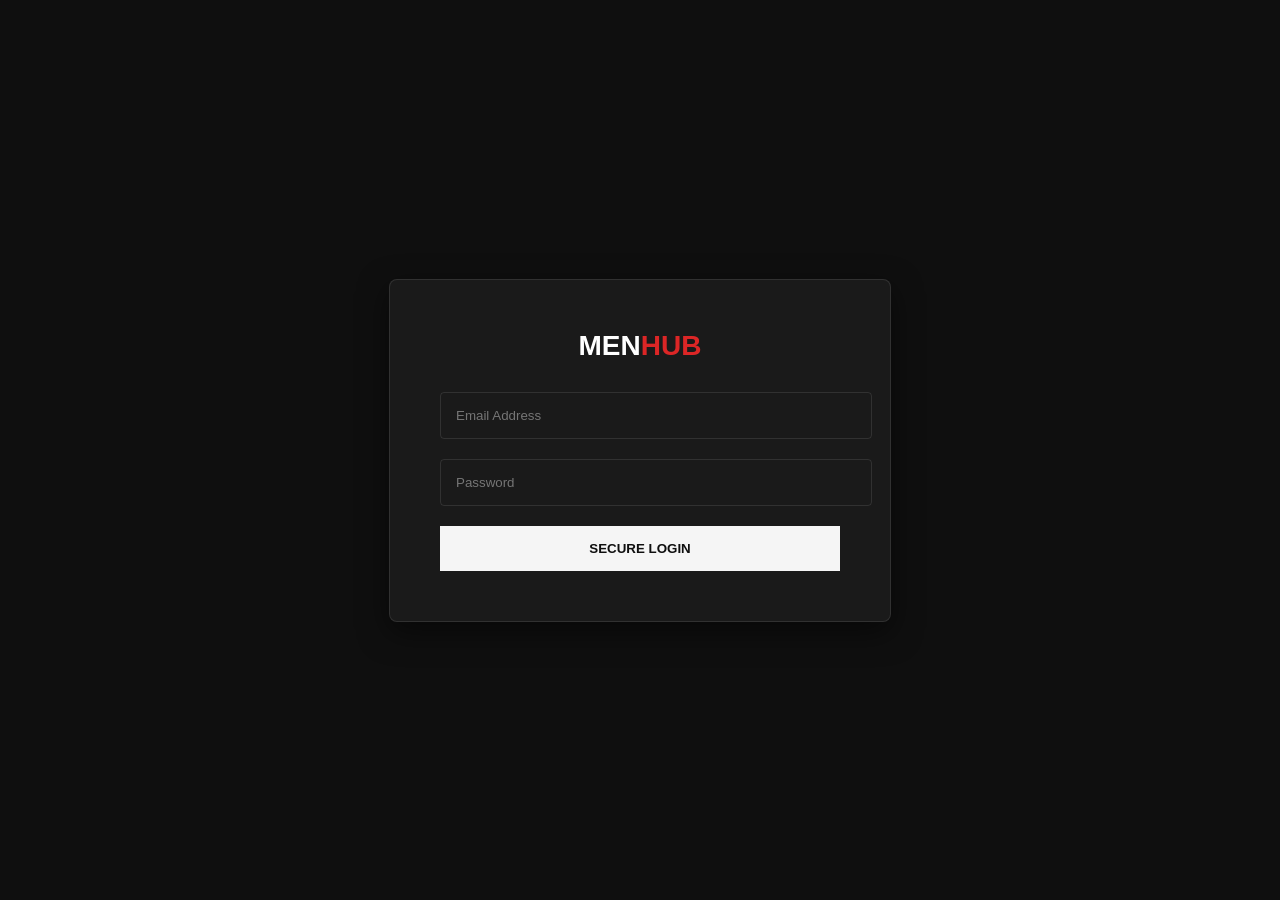
<file: index.html>
<!DOCTYPE html>
<html lang="en">
<head>
    <meta charset="UTF-8">
    <meta name="viewport" content="width=device-width, initial-scale=1.0">
    <title>Men's Hub | Premium Fashion</title>
    <link href="https://fonts.googleapis.com/css2?family=Montserrat:wght@300;400;600;800&display=swap" rel="stylesheet">
    <link rel="stylesheet" href="https://cdnjs.cloudflare.com/ajax/libs/font-awesome/6.0.0/css/all.min.css">
    <script src="auth.js"></script>
    <style>
        :root { --bg-dark: #0f0f0f; --bg-card: #1a1a1a; --text-main: #f5f5f5; --text-muted: #a0a0a0; --accent: #dc2626; --border: rgba(255, 255, 255, 0.1); --transition: all 0.3s cubic-bezier(0.25, 0.8, 0.25, 1); }
        * { margin: 0; padding: 0; box-sizing: border-box; font-family: 'Montserrat', sans-serif; }
        html { scroll-behavior: smooth; }
        body { background-color: var(--bg-dark); color: var(--text-main); overflow-x: hidden; }

        .btn { display: inline-block; padding: 12px 30px; background: var(--text-main); color: var(--bg-dark); text-transform: uppercase; font-weight: 800; border: none; cursor: pointer; transition: var(--transition); letter-spacing: 0.5px; border-radius: 4px; }
        .btn:hover { background: var(--accent); color: white; transform: translateY(-2px); box-shadow: 0 4px 15px rgba(220, 38, 38, 0.3); }
        .btn-outline { background: transparent; border: 1px solid var(--border); color: var(--text-main); }
        .btn-outline:hover { background: var(--text-main); color: var(--bg-dark); border-color: var(--text-main); }

        .section-title { text-align: center; font-size: 32px; font-weight: 800; text-transform: uppercase; margin-bottom: 50px; letter-spacing: 2px; }
        .container { max-width: 1300px; margin: 0 auto; padding: 100px 20px; }

        /* Unified Navbar */
        nav { position: fixed; width: 100%; top: 0; z-index: 1000; padding: 20px 5%; display: flex; justify-content: space-between; align-items: center; transition: var(--transition); background: var(--bg-dark); border-bottom: 1px solid var(--border); box-shadow: 0 4px 20px rgba(0, 0, 0, 0.4); }
        .logo { font-size: 26px; font-weight: 800; color: white; text-decoration: none; text-transform: uppercase; letter-spacing: 2px; }
        .logo span { color: var(--accent); }
        .nav-links { display: flex; list-style: none; gap: 25px; }
        .nav-links a { color: var(--text-muted); text-decoration: none; font-weight: 600; text-transform: uppercase; font-size: 13px; letter-spacing: 1px; transition: var(--transition); }
        .nav-links a:hover, .nav-links a.active { color: white; }

        .header-controls { display: flex; align-items: center; gap: 20px; }
        .header-search { display: flex; align-items: center; background: rgba(255, 255, 255, 0.05); border: 1px solid var(--border); border-radius: 30px; padding: 8px 15px; transition: var(--transition); }
        .header-search:focus-within { border-color: var(--text-main); background: rgba(255, 255, 255, 0.1); }
        .header-search i { color: var(--text-muted); font-size: 14px; }
        .header-search input { background: transparent; border: none; color: white; padding-left: 10px; outline: none; width: 180px; font-size: 13px; font-family: inherit; }
        .header-search input::placeholder { color: var(--text-muted); }

        .icon-wrapper { position: relative; cursor: pointer; font-size: 18px; color: var(--text-main); transition: var(--transition); display: flex; align-items: center; justify-content: center; width: 40px; height: 40px; border-radius: 50%; background: rgba(255, 255, 255, 0.05); }
        .icon-wrapper:hover { background: var(--accent); color: white; }
        .badge { position: absolute; top: -5px; right: -5px; background: var(--accent); color: white; font-size: 10px; font-weight: 800; width: 18px; height: 18px; display: flex; align-items: center; justify-content: center; border-radius: 50%; border: 2px solid var(--bg-dark); }

        .profile-dropdown { position: relative; }
        .dropdown-menu { position: absolute; top: 55px; right: 0; width: 220px; background: var(--bg-card); border: 1px solid var(--border); border-radius: 8px; box-shadow: 0 10px 30px rgba(0, 0, 0, 0.8); opacity: 0; visibility: hidden; transform: translateY(10px); transition: var(--transition); display: flex; flex-direction: column; z-index: 1001; }
        .profile-dropdown:hover .dropdown-menu { opacity: 1; visibility: visible; transform: translateY(0); }
        .dropdown-header { padding: 15px; background: rgba(0, 0, 0, 0.2); border-radius: 8px 8px 0 0; }
        .user-name { font-weight: 800; font-size: 14px; color: var(--text-main); margin-bottom: 5px; }
        .user-role { font-size: 11px; color: var(--accent); text-transform: uppercase; font-weight: 600; }
        .dropdown-menu hr { border: none; border-top: 1px solid var(--border); margin: 0; }
        .dropdown-menu a { padding: 12px 15px; color: var(--text-muted); text-decoration: none; font-size: 13px; font-weight: 600; display: flex; align-items: center; gap: 10px; transition: var(--transition); }
        .dropdown-menu a:hover { background: rgba(255, 255, 255, 0.05); color: white; padding-left: 20px; }

        /* Cart Sidebar */
        .cart-sidebar { position: fixed; top: 0; right: -450px; width: 400px; max-width: 100%; height: 100vh; background: var(--bg-card); z-index: 2000; padding: 30px; transition: 0.4s cubic-bezier(0.25, 0.8, 0.25, 1); box-shadow: -10px 0 30px rgba(0, 0, 0, 0.8); display: flex; flex-direction: column; border-left: 1px solid var(--border); }
        .cart-sidebar.active { right: 0; }
        .cart-header { display: flex; justify-content: space-between; align-items: center; border-bottom: 1px solid var(--border); padding-bottom: 20px; margin-bottom: 20px; }
        .cart-items { flex: 1; overflow-y: auto; padding-right: 10px; }
        .cart-item { display: flex; gap: 15px; margin-bottom: 15px; background: rgba(0, 0, 0, 0.2); padding: 10px; border-radius: 8px; position: relative; border: 1px solid transparent; transition: var(--transition); }
        .cart-item:hover { border-color: var(--border); }
        .cart-item img { width: 70px; height: 80px; object-fit: cover; border-radius: 4px; }
        .cart-item-info { flex: 1; display: flex; flex-direction: column; justify-content: center; }
        .cart-item-info h4 { font-size: 13px; margin-bottom: 5px; color: white; }
        .cart-item-info p { color: var(--accent); font-weight: 800; font-size: 14px; }
        .qty-controls { display: flex; gap: 10px; align-items: center; margin-top: 10px; }
        .qty-btn { background: var(--bg-dark); color: white; border: 1px solid var(--border); width: 25px; height: 25px; cursor: pointer; border-radius: 4px; }
        .remove-btn { position: absolute; right: 15px; top: 50%; transform: translateY(-50%); color: var(--text-muted); cursor: pointer; }
        .cart-total { border-top: 1px solid var(--border); padding-top: 20px; margin-top: 20px; }

        /* Toast */
        .toast { position: fixed; bottom: 30px; left: 50%; transform: translateX(-50%) translateY(100px); background: white; color: var(--bg-dark); padding: 15px 30px; border-radius: 50px; font-weight: 800; font-size: 13px; text-transform: uppercase; opacity: 0; transition: 0.4s; z-index: 3000; box-shadow: 0 10px 30px rgba(0, 0, 0, 0.5); }
        .toast.show { transform: translateX(-50%) translateY(0); opacity: 1; }

        /* Hero */
        .hero { height: 100vh; background: linear-gradient(rgba(0, 0, 0, 0.7), rgba(0, 0, 0, 0.4)), url('https://images.unsplash.com/photo-1617137968427-85924c800a22?auto=format&fit=crop&w=1600&q=80') center/cover; display: flex; align-items: center; justify-content: center; text-align: center; }
        .hero-content h1 { font-size: 5vw; font-weight: 800; text-transform: uppercase; letter-spacing: 5px; margin-bottom: 15px; line-height: 1.1; }
        .hero-content p { font-size: 18px; color: var(--text-main); margin-bottom: 40px; letter-spacing: 2px; font-weight: 300; }

        /* Category Grid */
        .cat-grid { display: grid; grid-template-columns: repeat(auto-fit, minmax(250px, 1fr)); gap: 20px; }
        .cat-card { position: relative; height: 350px; overflow: hidden; cursor: pointer; text-decoration: none; color: white; border-radius: 8px; }
        .cat-card img { width: 100%; height: 100%; object-fit: cover; transition: transform 0.7s ease; opacity: 0.8; filter: grayscale(30%); }
        .cat-card:hover img { transform: scale(1.08); filter: grayscale(0%); opacity: 1; }
        .cat-overlay { position: absolute; inset: 0; background: linear-gradient(to top, rgba(0, 0, 0, 0.9), transparent); display: flex; align-items: flex-end; justify-content: center; padding: 30px; }
        .cat-overlay h3 { font-size: 20px; text-transform: uppercase; font-weight: 800; letter-spacing: 2px; }

        /* Products Filter Tabs */
        .filter-tabs { display: flex; justify-content: center; gap: 15px; margin-bottom: 50px; flex-wrap: wrap; }
        .filter-btn { background: transparent; color: var(--text-muted); border: 1px solid var(--border); padding: 10px 25px; cursor: pointer; transition: 0.3s; text-transform: uppercase; font-size: 12px; font-weight: 600; border-radius: 30px; }
        .filter-btn.active, .filter-btn:hover { background: white; color: var(--bg-dark); border-color: white; }

        /* Product Grid */
        .product-grid { display: grid; grid-template-columns: repeat(auto-fit, minmax(280px, 1fr)); gap: 30px; min-height: 400px; }
        .product-card { background: var(--bg-card); border: 1px solid var(--border); transition: var(--transition); border-radius: 8px; overflow: hidden; }
        .product-card:hover { transform: translateY(-10px); box-shadow: 0 15px 35px rgba(0, 0, 0, 0.6); border-color: rgba(255, 255, 255, 0.2); }
        .p-image { position: relative; height: 350px; overflow: hidden; background: #222; }
        .p-image img { width: 100%; height: 100%; object-fit: cover; transition: 0.7s cubic-bezier(0.25, 0.8, 0.25, 1); }
        .product-card:hover .p-image img { transform: scale(1.08); }
        .p-badge { position: absolute; top: 15px; left: 15px; background: var(--text-main); color: var(--bg-dark); padding: 5px 12px; font-size: 10px; font-weight: 800; border-radius: 20px; }
        .p-info { padding: 25px; text-align: center; }
        .p-info h3 { font-size: 15px; margin-bottom: 10px; color: white; text-transform: uppercase; }
        .p-price { font-size: 18px; font-weight: 800; color: var(--accent); margin-bottom: 20px; }
        .p-rating { color: #f59e0b; font-size: 12px; margin-bottom: 15px; letter-spacing: 2px; }
        .p-actions { display: grid; grid-template-columns: 1fr 1fr; gap: 10px; }
        .p-actions button { width: 100%; padding: 12px 0; font-size: 11px; border-radius: 4px; }

        /* Banners & Footer */
        .featured-banner { background: linear-gradient(rgba(0, 0, 0, 0.6), rgba(0, 0, 0, 0.8)), url('https://images.unsplash.com/photo-1536766768598-e09213fdcf22?auto=format&fit=crop&w=1600&q=80') center/cover fixed; padding: 120px 20px; text-align: center; margin-top: 50px; }
        .features { display: grid; grid-template-columns: repeat(auto-fit, minmax(200px, 1fr)); gap: 30px; text-align: center; background: var(--bg-card); padding: 60px 5%; border-top: 1px solid var(--border); border-bottom: 1px solid var(--border); }
        .feat-box i { font-size: 32px; color: var(--text-main); margin-bottom: 20px; }
        .feat-box h4 { text-transform: uppercase; font-weight: 800; margin-bottom: 10px; font-size: 14px; }
        .feat-box p { color: var(--text-muted); font-size: 13px; }
        footer { padding: 80px 5% 40px; background: var(--bg-dark); }
        .footer-grid { display: grid; grid-template-columns: repeat(auto-fit, minmax(200px, 1fr)); gap: 50px; margin-bottom: 50px; }
        .f-col h4 { font-size: 16px; text-transform: uppercase; font-weight: 800; margin-bottom: 25px; color: white; }
        .f-col ul { list-style: none; }
        .f-col ul li { margin-bottom: 15px; }
        .f-col ul li a { color: var(--text-muted); text-decoration: none; transition: 0.3s; font-size: 13px; }
        .f-col ul li a:hover { color: white; padding-left: 5px; }
        .socials { display: flex; gap: 15px; margin-top: 25px; }
        .socials i { width: 35px; height: 35px; background: rgba(255, 255, 255, 0.05); display: flex; align-items: center; justify-content: center; border-radius: 50%; cursor: pointer; transition: 0.3s; color: white; }
        .socials i:hover { background: var(--text-main); color: var(--bg-dark); transform: translateY(-3px); }

        @media (max-width: 900px) { .nav-links, .header-search { display: none; } }
    </style>
</head>
<body>

    <div id="toast" class="toast">Action Successful</div>

    <div class="cart-sidebar" id="cartSidebar">
        <div class="cart-header">
            <h3 style="font-weight: 800; font-size: 16px; letter-spacing: 1px;">YOUR CART</h3>
            <i class="fa-solid fa-xmark" style="cursor: pointer; font-size: 20px; color: var(--text-muted);" onclick="cartCore.toggle()"></i>
        </div>
        <div class="cart-items" id="cartItems"></div>
        <div class="cart-total">
            <div style="display: flex; justify-content: space-between; margin-bottom: 20px; font-weight: 800; font-size: 18px;">
                <span>TOTAL:</span>
                <span id="cartTotal" style="color: var(--accent);">₹0</span>
            </div>
            <button class="btn" style="width: 100%; border-radius: 4px;" onclick="cartCore.checkout()">SECURE CHECKOUT</button>
        </div>
    </div>

    <nav id="navbar" class="scrolled">
        <a href="index.html" class="logo">Men<span>Hub</span></a>
        <ul class="nav-links">
            <li><a href="index.html" class="active">Home</a></li>
            <li><a href="index.html#arrivals">New Arrivals</a></li>
            <li><a href="categories.html">Categories</a></li>
            <li><a href="contact.html">Contact</a></li>
            <li><a href="feedback.html">Feedback</a></li>
        </ul>
        <div class="header-controls">
            <div class="header-search">
                <i class="fa-solid fa-search"></i>
                <input type="text" id="inlineSearch" placeholder="Search premium items..." onkeypress="if(event.key === 'Enter') { window.location.href = 'shop.html?search=' + this.value; }">
            </div>
            <div class="icon-wrapper" onclick="cartCore.toggle()">
                <i class="fa-solid fa-shopping-cart"></i>
                <span class="badge" id="cartBadge">0</span>
            </div>
            <div class="profile-dropdown">
                <div class="icon-wrapper"><i class="fa-solid fa-user"></i></div>
                <div class="dropdown-menu">
                    <div class="dropdown-header">
                        <p class="user-name">Guest User</p>
                        <p class="user-role">PREMIUM MEMBER</p>
                    </div>
                    <hr>
                    <a href="profile.html"><i class="fa-solid fa-id-badge"></i> My Profile</a>
                    <a href="settings.html"><i class="fa-solid fa-gear"></i> Settings</a>
                    <hr>
                    <a href="#" onclick="auth.logout()" class="logout-link"><i class="fa-solid fa-right-from-bracket"></i> Logout</a>
                </div>
            </div>
        </div>
    </nav>

    <section class="hero" id="home">
        <div class="hero-content">
            <h1>Upgrade<br>Your Style</h1>
            <p>The Exclusive Men's Collection</p>
            <a href="#arrivals" class="btn" style="border-radius: 30px;">Shop The Drop</a>
        </div>
    </section>

    <section class="container" id="categories">
        <h2 class="section-title">Shop by Category</h2>
        <div class="cat-grid">
            <a href="shop.html?cat=Jackets" class="cat-card">
                <img src="https://images.unsplash.com/photo-1551488831-00ddcb6c6bd3?w=600" alt="Jackets" loading="lazy">
                <div class="cat-overlay"><h3>Jackets</h3></div>
            </a>
            <a href="shop.html?cat=Shirts" class="cat-card">
                <img src="https://images.unsplash.com/photo-1602810318383-e386cc2a3ccf?w=600" alt="Shirts" loading="lazy">
                <div class="cat-overlay"><h3>Shirts</h3></div>
            </a>
            <a href="shop.html?cat=Footwear" class="cat-card">
                <img src="https://images.unsplash.com/photo-1549298916-b41d501d3772?w=600" alt="Footwear" loading="lazy">
                <div class="cat-overlay"><h3>Footwear</h3></div>
            </a>
            <a href="shop.html?cat=Accessories" class="cat-card">
                <img src="acc.png" alt="Accessories" loading="lazy">
                <div class="cat-overlay"><h3>Accessories</h3></div>
            </a>
        </div>
    </section>

    <section class="container" id="arrivals">
        <h2 class="section-title">New Arrivals</h2>
        <div class="filter-tabs" id="filterContainer">
            <button class="filter-btn active" onclick="uiCore.filterCategory('All', this)">All Items</button>
            <button class="filter-btn" onclick="uiCore.filterCategory('Jackets', this)">Jackets</button>
            <button class="filter-btn" onclick="uiCore.filterCategory('Shirts', this)">Shirts & Tees</button>
            <button class="filter-btn" onclick="uiCore.filterCategory('Bottoms', this)">Bottoms</button>
            <button class="filter-btn" onclick="uiCore.filterCategory('Footwear', this)">Footwear</button>
            <button class="filter-btn" onclick="uiCore.filterCategory('Activewear', this)">Activewear</button>
            <button class="filter-btn" onclick="uiCore.filterCategory('Accessories', this)">Accessories</button>
        </div>
        <div class="product-grid" id="productGrid"></div>
        
        <div id="loadMoreContainer" style="text-align: center; margin-top: 50px;">
            <button class="btn btn-outline" id="loadMoreBtn" onclick="uiCore.loadAll()">Load More Items</button>
        </div>
    </section>

    <section class="featured-banner">
        <div class="container" style="padding: 0;">
            <h2 style="font-size: 36px; text-transform: uppercase; font-weight: 800; margin-bottom: 15px;">The Urban Streetwear Drop</h2>
            <p style="color: var(--text-muted); margin-bottom: 40px; font-size: 16px; letter-spacing: 1px;">Engineered for the modern environment.</p>
            <a href="shop.html?cat=Footwear" class="btn" style="border-radius: 30px;">Explore Collection</a>
        </div>
    </section>

 <section class="features" id="features">
        <div class="feat-box">
            <i class="fa-solid fa-box-open"></i>
            <h4>Free Shipping</h4>
            <p>On all orders over ₹2000</p>
        </div>
        <div class="feat-box">
            <i class="fa-solid fa-rotate-left"></i>
            <h4>Easy Returns</h4>
            <p>15-day return policy</p>
        </div>
        <div class="feat-box">
            <i class="fa-solid fa-lock"></i>
            <h4>Secure Checkout</h4>
            <p>100% encrypted payments</p>
        </div>
        <div class="feat-box">
            <i class="fa-solid fa-headset"></i>
            <h4>24/7 Support</h4>
            <p>We are here for you</p>
        </div>
    </section>

    <footer id="contact">
        <div class="container footer-grid" style="padding: 0;">
            <div class="f-col">
                <a href="#" class="logo" style="margin-bottom: 20px; display: block;">Men<span>Hub</span></a>
                <p style="color: var(--text-muted); line-height: 1.6; font-size: 13px;">Redefining men's fashion with bold designs, premium quality, and uncompromising style. Build your legacy.</p>
                <div class="socials">
                    <i class="fa-brands fa-instagram"></i>
                    <i class="fa-brands fa-x-twitter"></i>
                    <i class="fa-brands fa-youtube"></i>
                </div>
            </div>
            <div class="f-col">
                <h4>Quick Links</h4>
                <ul>
                    <li><a href="index.html">Home</a></li>
                    <li><a href="#arrivals">New Arrivals</a></li>
                    <li><a href="categories.html">Categories</a></li>
                    <li><a href="contact.html">Contact Us</a></li>
                </ul>
            </div>
            <div class="f-col">
                <h4>Support</h4>
                <ul>
                    <li><a href="#">Track Order</a></li>
                    <li><a href="#">Returns & Exchanges</a></li>
                    <li><a href="#">Privacy Policy</a></li>
                </ul>
            </div>
            <div class="f-col">
                <h4>Contact Us</h4>
                <ul style="color: var(--text-muted); font-size: 13px;">
                    <li style="margin-bottom: 15px;"><i class="fa-solid fa-envelope" style="margin-right: 10px; color: var(--text-main);"></i> support@menhub.com</li>
                    <li><i class="fa-solid fa-phone" style="margin-right: 10px; color: var(--text-main);"></i> +91 98765 43210</li>
                </ul>
            </div>
        </div>
        <div style="text-align: center; border-top: 1px solid var(--border); padding-top: 30px; color: var(--text-muted); font-size: 12px; letter-spacing: 1px;">
            &copy; 2026 Men's Hub. Premium Fashion Project.
        </div>
    </footer>

    <script>
        const products = [
            // --- JACKETS (8 Unique Men's Images) ---
            { id: 101, name: "Matte Black Bomber", price: 2999, category: "Jackets", img: "https://images.unsplash.com/photo-1591047139829-d91aecb6caea?auto=format&fit=crop&w=500&q=80", rating: 5, tag: "Bestseller" },
            { id: 102, name: "Desert Suede Jacket", price: 4500, category: "Jackets", img: "https://images.unsplash.com/photo-1551028719-00167b16eac5?auto=format&fit=crop&w=500&q=80", rating: 4, tag: "New" },
            { id: 103, name: "Leather Biker Jacket", price: 5999, category: "Jackets", img: "https://m.media-amazon.com/images/I/81F4jIb9EsL._AC_UY1100_.jpg", rating: 5, tag: "Premium" },
            { id: 104, name: "Urban Windbreaker", price: 2200, category: "Jackets", img: "https://assets.ajio.com/medias/sys_master/root/20231229/gbaF/658ed80cddf7791519f60abf/-473Wx593H-469577324-navyblue-MODEL.jpg", rating: 4, tag: "" },
            { id: 105, name: "Vintage Denim Jacket", price: 2799, category: "Jackets", img: "https://assets.sheinindia.in/medias/shein_sys_master/root/20250626/Uazj/685cecc20f920c69cc589c1d/-473Wx593H-443318409-ltblue-MODEL.jpg", rating: 5, tag: "Trending" },
            { id: 106, name: "Quilted Puffer Jacket", price: 3499, category: "Jackets", img: "https://images.unsplash.com/photo-1544441893-675973e31985?auto=format&fit=crop&w=500&q=80", rating: 4, tag: "Winter" },
            { id: 107, name: "Classic Trench Coat", price: 6500, category: "Jackets", img: "https://cdn.shopify.com/s/files/1/0611/3476/6320/files/download_11_14353a89-15be-4b97-90f4-04b7d68ff905_480x480.jpg?v=1722679328", rating: 5, tag: "Premium" },
            { id: 108, name: "Wool Varsity Jacket", price: 4200, category: "Jackets", img: "https://images.unsplash.com/photo-1516257984-b1b4d707412e?auto=format&fit=crop&w=500&q=80", rating: 5, tag: "Hot" },

            // --- SHIRTS & TEES (8 Unique Men's Images) ---
            { id: 201, name: "Oxford Fit White", price: 1499, category: "Shirts", img: "https://m.media-amazon.com/images/I/61tSK2tqBNL._AC_UY1100_.jpg", rating: 5, tag: "Classic" },
            { id: 202, name: "Dark Denim Shirt", price: 1899, category: "Shirts", img: "https://powerlook.in/cdn/shop/files/13527211_1_85c66d73-cfc9-463d-9cda-bbde30178667.jpg?v=1768387316", rating: 4, tag: "" },
            { id: 203, name: "Flannel Checkered", price: 1299, category: "Shirts", img: "https://images.unsplash.com/photo-1598033129183-c4f50c736f10?auto=format&fit=crop&w=500&q=80", rating: 4, tag: "Winter" },
            { id: 204, name: "Black Graphic Tee", price: 899, category: "Shirts", img: "https://images.unsplash.com/photo-1583743814966-8936f5b7be1a?auto=format&fit=crop&w=500&q=80", rating: 5, tag: "Trending" },
            { id: 205, name: "Navy Premium Polo", price: 1199, category: "Shirts", img: "https://images.unsplash.com/photo-1617137968427-85924c800a22?auto=format&fit=crop&w=500&q=80", rating: 5, tag: "Bestseller" },
            { id: 206, name: "Breathable Linen", price: 1699, category: "Shirts", img: "https://images.unsplash.com/photo-1602810318383-e386cc2a3ccf?auto=format&fit=crop&w=500&q=80", rating: 4, tag: "Summer" },
            { id: 207, name: "Striped Dress Shirt", price: 1999, category: "Shirts", img: "https://images.unsplash.com/photo-1603252109303-2751441dd157?auto=format&fit=crop&w=500&q=80", rating: 5, tag: "Formal" }, 
            { id: 208, name: "Waffle Knit Henley", price: 1099, category: "Shirts", img: "https://images.unsplash.com/photo-1503341455253-b2e723bb3dbb?auto=format&fit=crop&w=500&q=80", rating: 4, tag: "" },

            // --- BOTTOMS (8 Unique Men's Images) ---
            { id: 301, name: "Raw Denim Jeans", price: 3200, category: "Bottoms", img: "https://images.unsplash.com/photo-1542272604-787c3835535d?auto=format&fit=crop&w=500&q=80", rating: 5, tag: "Premium" },
            { id: 302, name: "Urban Cargo Pants", price: 2800, category: "Bottoms", img: "https://assets.myntassets.com/w_412,q_50,,dpr_3,fl_progressive,f_webp/assets/images/2024/SEPTEMBER/30/0eBrMj3k_7cf7b4d6060046e29cf433df222cc6f5.jpg", rating: 4, tag: "Trending" },
            { id: 303, name: "Slim Beige Chinos", price: 1899, category: "Bottoms", img: "https://media-uk.landmarkshops.in/cdn-cgi/image/h=730,w=540,q=85,fit=cover/max-new/1000011402146-Beige-BEIGE-1000011402146-31072022_01-2100.jpg", rating: 5, tag: "Classic" },
            { id: 304, name: "Tailored Trousers", price: 2499, category: "Bottoms", img: "https://assets.myntassets.com/dpr_1.5,q_30,w_400,c_limit,fl_progressive/assets/images/2026/JANUARY/4/uNh6MiNT_61c9c0a059234182bf3e7e0f9b81bc0c.jpg", rating: 5, tag: "Formal" },
            { id: 305, name: "Distressed Black Jeans", price: 2199, category: "Bottoms", img: "https://image.made-in-china.com/2f0j00pqToBwScQjbm/Men-Fashion-All-Match-Distressed-Black-Jeans-High-Quality-Stretch-Skinny-Denim-Jeans-for-Men.webp", rating: 4, tag: "Hot" },
            { id: 306, name: "Everyday Joggers", price: 1499, category: "Bottoms", img: "https://encrypted-tbn1.gstatic.com/shopping?q=tbn:ANd9GcTDMNJXY2Nt-_pFahB4iB-zuU_DMbNL4Fk60A5oAsuwQVUL2kd2EfWIYhL4-wc-VZ8RkO6BIE1Fr01s6RdPOEq-MouuCEX9KrUt0fyEYHiUMSfVAYlAFlkrmQ", rating: 4, tag: "" },
            { id: 307, name: "Khaki Summer Shorts", price: 999, category: "Bottoms", img: "https://m.media-amazon.com/images/I/71ns0+0hPeL._AC_UY1100_.jpg", rating: 4, tag: "Summer" },
            { id: 308, name: "Corduroy Straight Pants", price: 2600, category: "Bottoms", img: "https://encrypted-tbn0.gstatic.com/shopping?q=tbn:ANd9GcQf-1ixUns43wwtq7A4EKw_xEgqWMIsGbUz1EU5rREQJBxR5fDXutpVRft0F1XVJWtf2a0r5V5pRuZRqjghrrflAlf5H-YEn1LEpC4rgjRq", rating: 4, tag: "Winter" },

            // --- FOOTWEAR (8 Unique Men's Images) ---
            { id: 401, name: "Midnight Sneakers", price: 3999, category: "Footwear", img: "https://images.unsplash.com/photo-1549298916-b41d501d3772?auto=format&fit=crop&w=500&q=80", rating: 5, tag: "Hot" },
            { id: 402, name: "Chelsea Leather Boots", price: 5499, category: "Footwear", img: "https://images.unsplash.com/photo-1638247025967-b4e38f787b76?auto=format&fit=crop&w=500&q=80", rating: 5, tag: "Premium" },
            { id: 403, name: "White Canvas Lows", price: 1599, category: "Footwear", img: "https://images.unsplash.com/photo-1525966222134-fcfa99b8ae77?auto=format&fit=crop&w=500&q=80", rating: 4, tag: "Classic" },
            { id: 404, name: "Retro High Tops", price: 4200, category: "Footwear", img: "https://images.unsplash.com/photo-1595950653106-6c9ebd614d3a?auto=format&fit=crop&w=500&q=80", rating: 5, tag: "Limited" },
            { id: 405, name: "Suede Penny Loafers", price: 3500, category: "Footwear", img: "https://images.unsplash.com/photo-1614252369475-531eba835eb1?auto=format&fit=crop&w=500&q=80", rating: 4, tag: "" },
            { id: 406, name: "Classic Desert Boots", price: 4100, category: "Footwear", img: "https://images.unsplash.com/photo-1520639888713-7851133b1ed0?auto=format&fit=crop&w=500&q=80", rating: 4, tag: "" },
            { id: 407, name: "Formal Leather Oxfords", price: 5999, category: "Footwear", img: "https://m.media-amazon.com/images/I/41T1rFz2iRL.jpg", rating: 5, tag: "Formal" },
            { id: 408, name: "Performance Runners", price: 4800, category: "Footwear", img: "https://images.unsplash.com/photo-1608231387042-66d1773070a5?auto=format&fit=crop&w=500&q=80", rating: 5, tag: "Sport" },

            // --- ACTIVEWEAR (8 Unique Men's Images) ---
            { id: 501, name: "Tech Performance Hoodie", price: 2500, category: "Activewear", img: "https://images.unsplash.com/photo-1517836357463-d25dfeac3438?auto=format&fit=crop&w=500&q=80", rating: 5, tag: "Bestseller" },
            { id: 502, name: "Tapered Gym Joggers", price: 1800, category: "Activewear", img: "https://encrypted-tbn3.gstatic.com/shopping?q=tbn:ANd9GcRNOiqgHs54FJ7KjdEiK5ojrcn6KDlRkTCFI4CH0eCBSVFZXpcHoBg6VhnpKt2o1mdjlA_MBV0WYCZW1lOOvQid7T1W_FWcOvwWTgvosqD2d89m3LO8roMi&usqp=CAc", rating: 4, tag: "" },
            { id: 503, name: "Pro Compression Tights", price: 1200, category: "Activewear", img: "https://encrypted-tbn0.gstatic.com/shopping?q=tbn:ANd9GcTcYw1Ei0EvNndDuY6w09022y2sl2fPUAmCpQfVLxXKXbwMfgsJNjtXww8bX9PbfmoSTu9I2jWGh5-e6ajaiPxhGUq4be7QZ9ggPBeb15wgo1FQV4EFdElUyM0", rating: 4, tag: "" },
            { id: 504, name: "Dry-Fit Sports Tee", price: 899, category: "Activewear", img: "https://encrypted-tbn0.gstatic.com/shopping?q=tbn:ANd9GcTnEamPnOaGtNVTI8crAQz3u9sES-z_yDPcFSOE5vfFduZeP25HVXY0LOkv9R5PeXVrMWP5tCF-g0eWT7pvA_nw1lKwUJEOatlpfU9VcmNgEQwfsTcdHy1S", rating: 5, tag: "Hot" },
            { id: 505, name: "Lightweight Track Jacket", price: 2100, category: "Activewear", img: "https://encrypted-tbn3.gstatic.com/shopping?q=tbn:ANd9GcRoD2libIQohKm0cS2RWfhEhilHfBMMB0shllNcb1mILe8v2VXth2GbRfOHCBfINwEdOU0UXpVVbXb7e5Y4-hPS8Z_OpgLsFgsJxeN-UYuRORvILI7XCe2T", rating: 4, tag: "" },
            { id: 506, name: "Mesh Training Shorts", price: 799, category: "Activewear", img: "https://m.media-amazon.com/images/I/71+jdxgPBDL.jpg", rating: 4, tag: "" },
            { id: 507, name: "Muscle Tank", price: 699, category: "Activewear", img: "https://encrypted-tbn0.gstatic.com/shopping?q=tbn:ANd9GcQPR2NwVIF2wxoJB5xYyB_wUU7KPfpr9L0ySiOyrQPSM8DClGvVk1d_Ovp_Q8PMa7sk4plYwR-077N2v_fOp5t0Qn5RajgotoxsNSxQkIgS4rMMZYpY94Jr", rating: 3, tag: "" },
            { id: 508, name: "Quarter-Zip Pullover", price: 1999, category: "Activewear", img: "https://encrypted-tbn2.gstatic.com/shopping?q=tbn:ANd9GcQs7w4yECJGTJq8YZ6x-lVEF_EwScBsVVG2osXE66wolU2hZzPm_0GW2vbp9q0gJw3vQvkOP_rmgPAuhatRtWA8OQJfTvRzPdzbhXBnAeYdtIpSPj3gyHEOnzQ", rating: 5, tag: "Winter" },

            // --- ACCESSORIES (8 Unique Men's Images) ---
            { id: 601, name: "Textured Belt", price: 999, category: "Accessories", img: "https://blackberrys.com/cdn/shop/files/Textured_Leather_Belt_In_Brown_Tallian-BTPM0509C1ZA23FA-image3.jpg?v=1703567545&width=2000", rating: 5, tag: "Trend" },
            { id: 602, name: "UV Aviators", price: 1299, category: "Accessories", img: "https://www.jiomart.com/images/product/500x630/469409109_grey/wt22031-uv-protected-aviators-model-469409109_grey-0-202304112118.jpg", rating: 4, tag: "Hot" },
            { id: 603, name: "Analog Watch", price: 2499, category: "Accessories", img: "https://images.unsplash.com/photo-1524592094714-0f0654e20314?auto=format&fit=crop&w=500&q=80", rating: 5, tag: "Premium" },
            { id: 604, name: "Bi-Fold Wallet", price: 799, category: "Accessories", img: "https://images.unsplash.com/photo-1627123424574-724758594e93?auto=format&fit=crop&w=500&q=80", rating: 4, tag: "" },
            { id: 605, name: "Tie & Pocket Square", price: 1499, category: "Accessories", img: "https://static-assets-prod.fnp.com/images/pr/l/v20240102155744/kavove-minimalist-black-tie-n-pocket-square-set_1.jpg", rating: 4, tag: "Formal" },
            { id: 606, name: "Gym Duffle", price: 1899, category: "Accessories", img: "https://images.unsplash.com/photo-1553062407-98eeb64c6a62?auto=format&fit=crop&w=500&q=80", rating: 5, tag: "Sport" },
            { id: 607, name: "Cotton Cap", price: 499, category: "Accessories", img: "https://i5.walmartimages.com/asr/afc10602-7278-46d7-929f-cb94542ac439_1.070955eb92cf2a53e195f118df32f952.jpeg", rating: 4, tag: "" },
            { id: 608, name: "Ankle Socks", price: 399, category: "Accessories", img: "https://tse4.mm.bing.net/th/id/OIP.j1TUrvsZXWZFNZj45Nb2_wHaKX?rs=1&pid=ImgDetMain&o=7&rm=3", rating: 5, tag: "Essential" }
        ];


        const toastSystem = {
            show(msg) {
                const t = document.getElementById("toast");
                t.innerText = msg;
                t.classList.add("show");
                setTimeout(() => t.classList.remove("show"), 2500);
            }
        };

        const cartCore = {
            data: JSON.parse(localStorage.getItem("mh_cart")) || [],
            save() { localStorage.setItem("mh_cart", JSON.stringify(this.data)); this.render(); },
            add(id) {
                let p = products.find(x => x.id === id);
                let item = this.data.find(x => x.id === id);
                if (item) item.qty++;
                else this.data.push({ ...p, qty: 1 });
                this.save();
                toastSystem.show("🛒 Added to Cart");
            },
            remove(id) { this.data = this.data.filter(x => x.id !== id); this.save(); },
            updateQty(id, delta) {
                let item = this.data.find(i => i.id === id);
                if (item) {
                    item.qty += delta;
                    if (item.qty <= 0) this.remove(id);
                    else this.save();
                }
            },
            checkout() {
                if (this.data.length === 0) return alert("Cart is empty");
                let orders = JSON.parse(localStorage.getItem("mh_orders")) || [];
                orders.push({ id: Date.now(), items: this.data, date: new Date().toLocaleString() });
                localStorage.setItem("mh_orders", JSON.stringify(orders));
                this.data = []; this.save();
                toastSystem.show("✅ Order Placed Successfully");
                this.toggle();
            },
            toggle() { document.getElementById("cartSidebar").classList.toggle("active"); },
            render() {
                const c = document.getElementById("cartItems");
                const badge = document.getElementById("cartBadge");
                const totalEl = document.getElementById("cartTotal");
                let total = 0;
                if (!c) return;
                c.innerHTML = "";
                this.data.forEach(i => {
                    total += i.price * i.qty;
                    c.innerHTML += `
                    <div class="cart-item">
                        <img src="${i.img}" onerror="this.onerror=null; this.src='https://images.unsplash.com/photo-1490578474895-699bc4e35154?w=200&q=80';">
                        <div class="cart-item-info">
                            <h4>${i.name}</h4>
                            <p>₹${i.price}</p>
                            <div class="qty-controls">
                                <button class="qty-btn" onclick="cartCore.updateQty(${i.id},-1)">-</button>
                                <span>${i.qty}</span>
                                <button class="qty-btn" onclick="cartCore.updateQty(${i.id},1)">+</button>
                            </div>
                        </div>
                        <i class="fa-solid fa-trash remove-btn" onclick="cartCore.remove(${i.id})"></i>
                    </div>`;
                });
                if(badge) badge.innerText = this.data.reduce((s, i) => s + i.qty, 0);
                if(totalEl) totalEl.innerText = "₹" + total;
            }
        };

        const uiCore = {
            currentList: [],
            itemsLimit: 8,

            renderProducts(list, limit = null) {
                const grid = document.getElementById("productGrid");
                const btnContainer = document.getElementById("loadMoreContainer");
                grid.innerHTML = "";
                
                this.currentList = list;
                const displayList = limit ? list.slice(0, limit) : list;

                if (displayList.length === 0) {
                    grid.innerHTML = `<p style="grid-column: 1/-1; text-align: center; color: var(--text-muted); font-size: 18px; padding: 40px;">No products found.</p>`;
                    if(btnContainer) btnContainer.style.display = "none";
                    return;
                }

                displayList.forEach(p => {
                    let badgeHtml = p.tag ? `<div class="p-badge">${p.tag}</div>` : '';
                    grid.innerHTML += `
                    <div class="product-card">
                        <div class="p-image">
                            ${badgeHtml}
                            <img src="${p.img}" loading="lazy" onerror="this.onerror=null; this.src='https://images.unsplash.com/photo-1490578474895-699bc4e35154?w=500&q=80';">
                        </div>
                        <div class="p-info">
                            <h3>${p.name}</h3>
                            <div class="p-rating">${"★".repeat(p.rating)}<span style="color: #444;">${"★".repeat(5 - p.rating)}</span></div>
                            <div class="p-price">₹${p.price}</div>
                            <div class="p-actions">
                                <button class="btn btn-outline" onclick="cartCore.add(${p.id})">Add to Cart</button>
                                <button class="btn" onclick="cartCore.add(${p.id}); cartCore.toggle();">Buy Now</button>
                            </div>
                        </div>
                    </div>`;
                });

                if(btnContainer) {
                    btnContainer.style.display = displayList.length < list.length ? "block" : "none";
                }
            },

            loadAll() {
                this.renderProducts(this.currentList);
            },

            filterCategory(cat, btnElement) {
                document.querySelectorAll(".filter-btn").forEach(btn => btn.classList.remove("active"));
                if(btnElement) btnElement.classList.add("active");

                let filtered = cat === "All" ? products : products.filter(p => p.category === cat);
                this.renderProducts(filtered, this.itemsLimit);
            }
        };

        document.addEventListener("DOMContentLoaded", () => {
            cartCore.render();
            let startBtn = null;
            document.querySelectorAll(".filter-btn").forEach(btn => {
                if (btn.innerText === "All Items") startBtn = btn;
            });
            uiCore.filterCategory('All', startBtn);
            
            const searchInput = document.getElementById("inlineSearch");
            if (searchInput) {
                searchInput.addEventListener("input", e => {
                    let term = e.target.value.toLowerCase();
                    let res = products.filter(p => p.name.toLowerCase().includes(term) || p.category.toLowerCase().includes(term));
                    uiCore.renderProducts(res, this.itemsLimit);
                });
            }
        });
    </script>
</body>
</html>
</file>
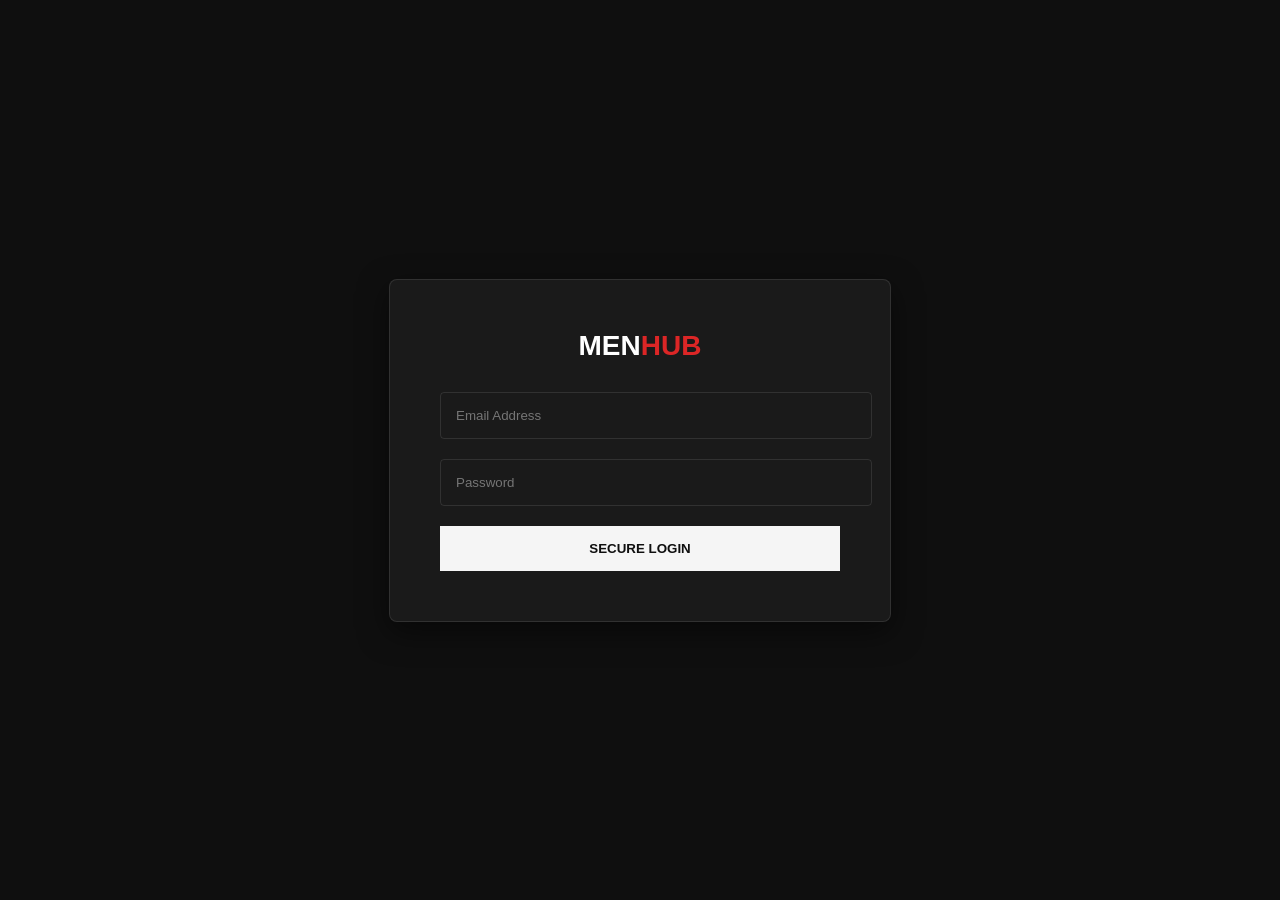
<file: contact.html>
<!DOCTYPE html>
<html lang="en">
<head>
    <meta charset="UTF-8">
    <meta name="viewport" content="width=device-width, initial-scale=1.0">
    <title>Contact Us | MenHub Premium Fashion</title>
    <link href="https://fonts.googleapis.com/css2?family=Montserrat:wght@300;400;600;800&display=swap" rel="stylesheet">
    <link rel="stylesheet" href="https://cdnjs.cloudflare.com/ajax/libs/font-awesome/6.0.0/css/all.min.css">
    <script src="auth.js"></script>
    <style>
        :root { --bg-dark: #0f0f0f; --bg-card: #1a1a1a; --text-main: #f5f5f5; --text-muted: #a0a0a0; --accent: #dc2626; --border: rgba(255, 255, 255, 0.1); --transition: all 0.3s cubic-bezier(0.25, 0.8, 0.25, 1); }
        * { margin: 0; padding: 0; box-sizing: border-box; font-family: 'Montserrat', sans-serif; }
        html { scroll-behavior: smooth; }
        body { background-color: var(--bg-dark); color: var(--text-main); overflow-x: hidden; }

        .section-title { text-align: center; font-size: 32px; font-weight: 800; text-transform: uppercase; margin-bottom: 15px; letter-spacing: 2px; }
        .container { max-width: 1300px; margin: 0 auto; padding: 100px 20px; }
        .btn { display: inline-block; padding: 12px 30px; background: var(--text-main); color: var(--bg-dark); text-transform: uppercase; font-weight: 800; border: none; cursor: pointer; transition: var(--transition); border-radius: 4px; }
        .btn:hover { background: var(--accent); color: white; }

        /* Unified Navbar */
        nav { position: fixed; width: 100%; top: 0; z-index: 1000; padding: 20px 5%; display: flex; justify-content: space-between; align-items: center; background: var(--bg-dark); border-bottom: 1px solid var(--border); box-shadow: 0 4px 20px rgba(0, 0, 0, 0.4); }
        .logo { font-size: 26px; font-weight: 800; color: white; text-decoration: none; text-transform: uppercase; letter-spacing: 2px; }
        .logo span { color: var(--accent); }
        .nav-links { display: flex; list-style: none; gap: 25px; }
        .nav-links a { color: var(--text-muted); text-decoration: none; font-weight: 600; text-transform: uppercase; font-size: 13px; letter-spacing: 1px; transition: var(--transition); }
        .nav-links a:hover, .nav-links a.active { color: white; }

        .header-controls { display: flex; align-items: center; gap: 20px; }
        .header-search { display: flex; align-items: center; background: rgba(255, 255, 255, 0.05); border: 1px solid var(--border); border-radius: 30px; padding: 8px 15px; transition: var(--transition); }
        .header-search:focus-within { border-color: var(--text-main); background: rgba(255, 255, 255, 0.1); }
        .header-search i { color: var(--text-muted); font-size: 14px; }
        .header-search input { background: transparent; border: none; color: white; padding-left: 10px; outline: none; width: 180px; font-size: 13px; font-family: inherit; }
        .header-search input::placeholder { color: var(--text-muted); }
        
        .icon-wrapper { position: relative; cursor: pointer; font-size: 18px; color: var(--text-main); display: flex; align-items: center; justify-content: center; width: 40px; height: 40px; border-radius: 50%; background: rgba(255,255,255,0.05); transition: var(--transition); }
        .icon-wrapper:hover { background: var(--accent); color: white; }
        .badge { position: absolute; top: -5px; right: -5px; background: var(--accent); color: white; font-size: 10px; font-weight: 800; width: 18px; height: 18px; display: flex; align-items: center; justify-content: center; border-radius: 50%; border: 2px solid var(--bg-dark); }

        .profile-dropdown { position: relative; }
        .dropdown-menu { position: absolute; top: 55px; right: 0; width: 220px; background: var(--bg-card); border: 1px solid var(--border); border-radius: 8px; opacity: 0; visibility: hidden; transform: translateY(10px); transition: var(--transition); display: flex; flex-direction: column; z-index: 1001; }
        .profile-dropdown:hover .dropdown-menu { opacity: 1; visibility: visible; transform: translateY(0); }
        .dropdown-header { padding: 15px; background: rgba(0,0,0,0.2); border-radius: 8px 8px 0 0; }
        .user-name { font-weight: 800; font-size: 14px; color: var(--text-main); margin-bottom: 5px; }
        .user-role { font-size: 11px; color: var(--accent); text-transform: uppercase; font-weight: 600; }
        .dropdown-menu hr { border: none; border-top: 1px solid var(--border); margin: 0; }
        .dropdown-menu a { padding: 12px 15px; color: var(--text-muted); text-decoration: none; font-size: 13px; font-weight: 600; display: flex; align-items: center; gap: 10px; }
        .dropdown-menu a:hover { background: rgba(255, 255, 255, 0.05); color: white; padding-left: 20px; }

        /* Form Styles */
        .form-container { background: var(--bg-card); padding: 50px; border: 1px solid var(--border); border-radius: 8px; box-shadow: 0 10px 30px rgba(0,0,0,0.3); }
        .form-group { display: flex; flex-direction: column; gap: 20px; }
        .form-row { display: grid; grid-template-columns: 1fr 1fr; gap: 20px; }
        .form-label { display: block; font-size: 12px; font-weight: 800; text-transform: uppercase; letter-spacing: 1px; color: var(--text-muted); margin-bottom: 8px; }
        .form-control { width: 100%; padding: 15px 20px; background: rgba(255,255,255,0.03); border: 1px solid var(--border); color: white; border-radius: 4px; outline: none; font-family: inherit; font-size: 14px; transition: var(--transition); }
        .form-control:focus { border-color: var(--text-main); background: rgba(255,255,255,0.08); }
        
        select.form-control { appearance: none; background-image: url("data:image/svg+xml;charset=UTF-8,%3csvg xmlns='http://www.w3.org/2000/svg' viewBox='0 0 24 24' fill='none' stroke='white' stroke-width='2' stroke-linecap='round' stroke-linejoin='round'%3e%3cpolyline points='6 9 12 15 18 9'%3e%3c/polyline%3e%3c/svg%3e"); background-repeat: no-repeat; background-position: right 15px center; background-size: 15px; cursor: pointer; }
        select.form-control option { background-color: var(--bg-dark); color: var(--text-main); font-weight: 600; }
        
        .contact-wrapper { display: grid; grid-template-columns: 1fr 1.5fr; gap: 60px; align-items: start; }
        .contact-info-panel { padding-right: 20px; }
        .info-item { display: flex; gap: 20px; margin-bottom: 30px; align-items: flex-start; }
        .info-icon { width: 45px; height: 45px; background: rgba(255, 255, 255, 0.05); color: var(--accent); border-radius: 50%; display: flex; align-items: center; justify-content: center; font-size: 18px; flex-shrink: 0; border: 1px solid var(--border); }

        footer { padding: 80px 5% 40px; background: var(--bg-card); border-top: 1px solid var(--border); margin-top: 50px; }
        .footer-grid { display: grid; grid-template-columns: repeat(auto-fit, minmax(200px, 1fr)); gap: 50px; margin-bottom: 50px; }
        .f-col h4 { font-size: 16px; text-transform: uppercase; font-weight: 800; margin-bottom: 25px; letter-spacing: 1px; color: white; }
        .f-col ul { list-style: none; }
        .f-col ul li { margin-bottom: 15px; }
        .f-col ul li a { color: var(--text-muted); text-decoration: none; transition: 0.3s; font-size: 13px; }
        .f-col ul li a:hover { color: white; padding-left: 5px; }

        @media (max-width: 900px) { .nav-links, .header-search { display: none; } .contact-wrapper { grid-template-columns: 1fr; gap: 40px; } .contact-info-panel { padding-right: 0; text-align: center; } .info-item { flex-direction: column; align-items: center; text-align: center; } .form-row { grid-template-columns: 1fr; } }
    </style>
</head>
<body>

    <nav id="navbar" class="scrolled">
        <a href="index.html" class="logo">Men<span>Hub</span></a>

        <ul class="nav-links">
            <li><a href="index.html">Home</a></li>
            <li><a href="index.html#arrivals">New Arrivals</a></li>
            <li><a href="categories.html">Categories</a></li>
            <li><a href="contact.html" class="active">Contact</a></li>
            <li><a href="feedback.html">Feedback</a></li>
        </ul>

        <div class="header-controls">
            <div class="header-search">
                <i class="fa-solid fa-search"></i>
                <input type="text" id="inlineSearch" placeholder="Search premium items..." onkeypress="if(event.key === 'Enter') { window.location.href = 'shop.html?search=' + this.value; }">
            </div>

            <div class="icon-wrapper" onclick="if(typeof cartCore !== 'undefined') { cartCore.toggle(); } else { alert('Cart feature active on Shop and Home pages.'); }">
                <i class="fa-solid fa-shopping-cart"></i>
                <span class="badge" id="cartBadge">0</span>
            </div>

            <div class="profile-dropdown">
                <div class="icon-wrapper"><i class="fa-solid fa-user"></i></div>
                <div class="dropdown-menu">
                    <div class="dropdown-header">
                        <p class="user-name">Guest User</p>
                        <p class="user-role" style="color: #dc2626; font-size: 11px; text-transform: uppercase; font-weight: 600; margin-top: 5px;">PREMIUM MEMBER</p>
                    </div>
                    <hr>
                    <a href="profile.html"><i class="fa-solid fa-id-badge"></i> My Profile</a>
                    <a href="settings.html"><i class="fa-solid fa-gear"></i> Settings</a>
                    <hr>
                    <a href="#" onclick="if(typeof auth !== 'undefined'){auth.logout()}else{alert('Logged out')}" class="logout-link"><i class="fa-solid fa-right-from-bracket"></i> Logout</a>
                </div>
            </div>
        </div>
    </nav>

    <section class="container" style="padding-top: 150px; min-height: 85vh;">
        <div class="contact-wrapper">
            
            <div class="contact-info-panel">
                <h2 class="section-title" style="text-align: left; margin-bottom: 20px;">Get in Touch</h2>
                <p style="color: var(--text-muted); margin-bottom: 40px; line-height: 1.6;">
                    Have a question about an order, styling advice, or our collections? Our premium support team is here to help you.
                </p>
                
                <div class="info-item">
                    <div class="info-icon"><i class="fa-solid fa-location-dot"></i></div>
                    <div>
                        <h4 style="margin-bottom: 5px; font-weight: 800;">Headquarters</h4>
                        <p style="color: var(--text-muted); font-size: 14px;">123 Fashion Avenue<br>Sangli, Maharashtra 416416</p>
                    </div>
                </div>

                <div class="info-item">
                    <div class="info-icon"><i class="fa-solid fa-envelope"></i></div>
                    <div>
                        <h4 style="margin-bottom: 5px; font-weight: 800;">Email Us</h4>
                        <p style="color: var(--text-muted); font-size: 14px;">support@menhub.com<br>careers@menhub.com</p>
                    </div>
                </div>

                <div class="info-item">
                    <div class="info-icon"><i class="fa-solid fa-phone"></i></div>
                    <div>
                        <h4 style="margin-bottom: 5px; font-weight: 800;">Call Us</h4>
                        <p style="color: var(--text-muted); font-size: 14px;">+91 98765 43210<br>Mon-Fri, 9:00 AM - 6:00 PM</p>
                    </div>
                </div>
            </div>

            <div class="form-container">
                <form class="form-group" onsubmit="event.preventDefault(); alert('Message sent successfully! We will get back to you within 24 hours.');">
                    <div class="form-row">
                        <div style="width: 100%;">
                            <label class="form-label">First Name</label>
                            <input type="text" placeholder="John" class="form-control" required>
                        </div>
                        <div style="width: 100%;">
                            <label class="form-label">Last Name</label>
                            <input type="text" placeholder="Doe" class="form-control" required>
                        </div>
                    </div>
                    
                    <div>
                        <label class="form-label">Email Address</label>
                        <input type="email" placeholder="john@example.com" class="form-control" required>
                    </div>
                    
                    <div>
                        <label class="form-label">Subject</label>
                        <select class="form-control" required>
                            <option value="" disabled selected>Select a topic...</option>
                            <option value="order">Order Status & Tracking</option>
                            <option value="returns">Returns & Exchanges</option>
                            <option value="sizing">Product Sizing Inquiry</option>
                            <option value="other">Other</option>
                        </select>
                    </div>

                    <div>
                        <label class="form-label">Your Message</label>
                        <textarea placeholder="How can we help you today?" rows="5" class="form-control" style="resize: none;" required></textarea>
                    </div>
                    
                    <button type="submit" class="btn" style="width: 100%; margin-top: 10px;">Send Message</button>
                </form>
            </div>

        </div>
    </section>

    <footer>
        <div class="container footer-grid" style="padding: 0;">
            <div class="f-col">
                <a href="#" class="logo" style="margin-bottom: 20px; display: block;">Men<span>Hub</span></a>
                <p style="color: var(--text-muted); line-height: 1.6; font-size: 13px;">Redefining men's fashion with bold designs, premium quality, and uncompromising style. Build your legacy.</p>
            </div>
            <div class="f-col">
                <h4>Quick Links</h4>
                <ul>
                    <li><a href="index.html">Home</a></li>
                    <li><a href="categories.html">Categories</a></li>
                    <li><a href="contact.html">Contact Us</a></li>
                </ul>
            </div>
            <div class="f-col">
                <h4>Support</h4>
                <ul>
                    <li><a href="#">Track Order</a></li>
                    <li><a href="#">Returns & Exchanges</a></li>
                    <li><a href="#">Privacy Policy</a></li>
                </ul>
            </div>
        </div>
        <div style="text-align: center; border-top: 1px solid var(--border); padding-top: 30px; color: var(--text-muted); font-size: 12px; letter-spacing: 1px;">
            &copy; 2026 Men's Hub. Premium Fashion Project.
        </div>
    </footer>

</body>
</html>
</file>
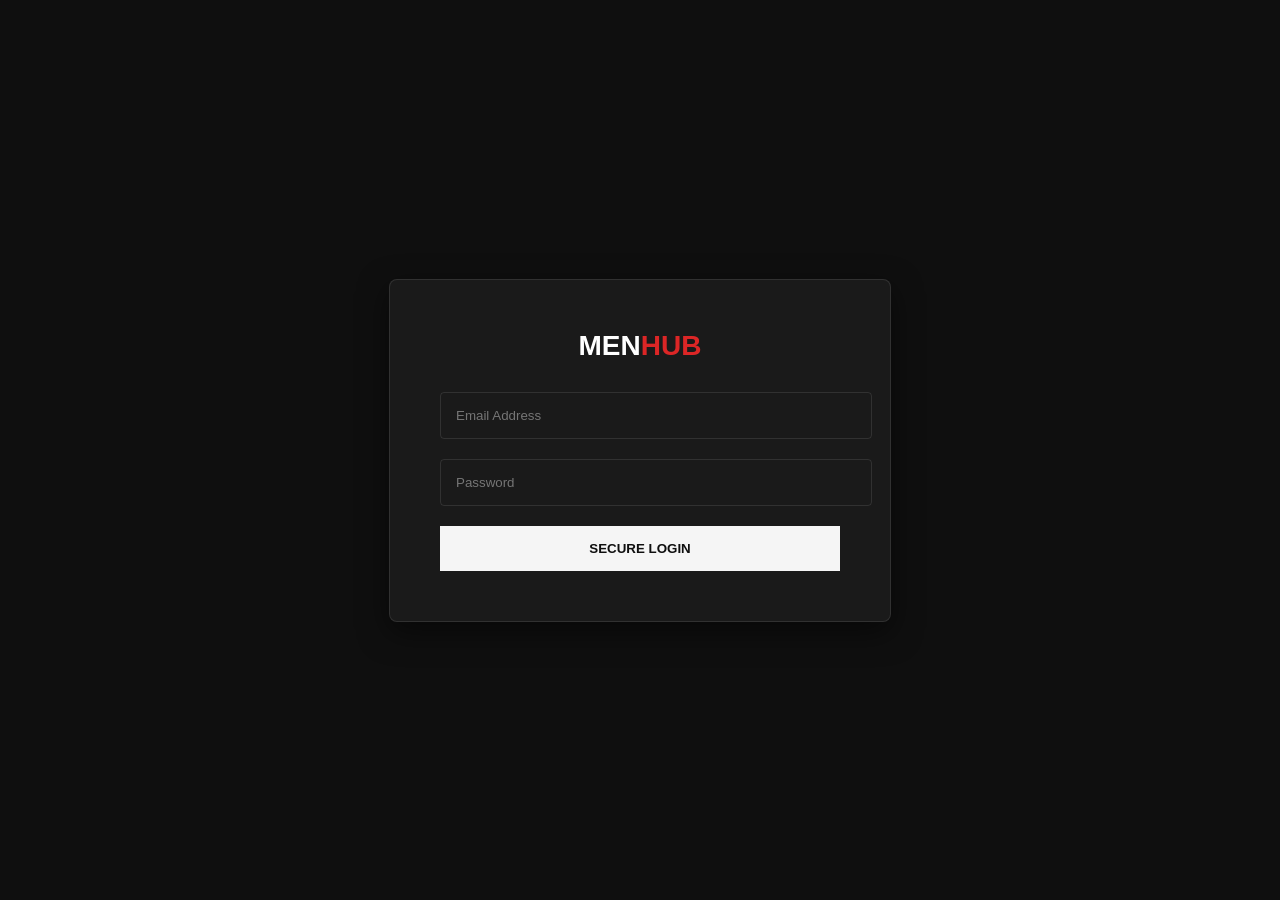
<file: feedback.html>
<!DOCTYPE html>
<html lang="en">

<head>
    <meta charset="UTF-8">
    <meta name="viewport" content="width=device-width, initial-scale=1.0">
    <title>Feedback | MenHub Premium Fashion</title>
    <link href="https://fonts.googleapis.com/css2?family=Montserrat:wght@300;400;600;800&display=swap" rel="stylesheet">
    <link rel="stylesheet" href="https://cdnjs.cloudflare.com/ajax/libs/font-awesome/6.0.0/css/all.min.css">
    <script src="auth.js"></script>
    
    <style>
        :root {
            --bg-dark: #0f0f0f;
            --bg-card: #1a1a1a;
            --text-main: #f5f5f5;
            --text-muted: #a0a0a0;
            --accent: #dc2626;
            --glass: rgba(26, 26, 26, 0.85);
            --border: rgba(255, 255, 255, 0.1);
            --transition: all 0.3s cubic-bezier(0.25, 0.8, 0.25, 1);
        }

        * { margin: 0; padding: 0; box-sizing: border-box; font-family: 'Montserrat', sans-serif; }
        html { scroll-behavior: smooth; }
        body { background-color: var(--bg-dark); color: var(--text-main); overflow-x: hidden; }

        .section-title { text-align: center; font-size: 32px; font-weight: 800; text-transform: uppercase; margin-bottom: 15px; letter-spacing: 2px; }
        .section-subtitle { text-align: center; color: var(--text-muted); margin-bottom: 40px; font-size: 16px; letter-spacing: 1px; }
        .container { max-width: 1300px; margin: 0 auto; padding: 100px 20px; }

        .btn { display: inline-block; padding: 12px 30px; background: var(--text-main); color: var(--bg-dark); text-transform: uppercase; font-weight: 800; border: none; cursor: pointer; transition: var(--transition); letter-spacing: 0.5px; border-radius: 4px; }
        .btn:hover { background: var(--accent); color: white; transform: translateY(-2px); box-shadow: 0 4px 15px rgba(220, 38, 38, 0.3); }

        /* Unified Navbar */
        nav { position: fixed; width: 100%; top: 0; z-index: 1000; padding: 20px 5%; display: flex; justify-content: space-between; align-items: center; transition: var(--transition); background: var(--bg-dark); border-bottom: 1px solid var(--border); box-shadow: 0 4px 20px rgba(0, 0, 0, 0.4); }
        .logo { font-size: 26px; font-weight: 800; color: white; text-decoration: none; text-transform: uppercase; letter-spacing: 2px; }
        .logo span { color: var(--accent); }
        .nav-links { display: flex; list-style: none; gap: 25px; }
        .nav-links a { color: var(--text-muted); text-decoration: none; font-weight: 600; text-transform: uppercase; font-size: 13px; letter-spacing: 1px; transition: var(--transition); }
        .nav-links a:hover, .nav-links a.active { color: white; }

        .header-controls { display: flex; align-items: center; gap: 20px; }
        .header-search { display: flex; align-items: center; background: rgba(255, 255, 255, 0.05); border: 1px solid var(--border); border-radius: 30px; padding: 8px 15px; transition: var(--transition); }
        .header-search:focus-within { border-color: var(--text-main); background: rgba(255, 255, 255, 0.1); }
        .header-search i { color: var(--text-muted); font-size: 14px; }
        .header-search input { background: transparent; border: none; color: white; padding-left: 10px; outline: none; width: 180px; font-size: 13px; font-family: inherit; }
        .header-search input::placeholder { color: var(--text-muted); }
        
        .icon-wrapper { position: relative; cursor: pointer; font-size: 18px; color: var(--text-main); display: flex; align-items: center; justify-content: center; width: 40px; height: 40px; border-radius: 50%; background: rgba(255,255,255,0.05); transition: var(--transition); }
        .icon-wrapper:hover { background: var(--accent); color: white; }
        .badge { position: absolute; top: -5px; right: -5px; background: var(--accent); color: white; font-size: 10px; font-weight: 800; width: 18px; height: 18px; display: flex; align-items: center; justify-content: center; border-radius: 50%; border: 2px solid var(--bg-dark); }

        .profile-dropdown { position: relative; }
        .dropdown-menu { position: absolute; top: 55px; right: 0; width: 220px; background: var(--bg-card); border: 1px solid var(--border); border-radius: 8px; opacity: 0; visibility: hidden; transform: translateY(10px); transition: var(--transition); display: flex; flex-direction: column; z-index: 1001; }
        .profile-dropdown:hover .dropdown-menu { opacity: 1; visibility: visible; transform: translateY(0); }
        .dropdown-header { padding: 15px; background: rgba(0,0,0,0.2); border-radius: 8px 8px 0 0; }
        .user-name { font-weight: 800; font-size: 14px; color: var(--text-main); margin-bottom: 5px; }
        .user-role { font-size: 11px; color: var(--accent); text-transform: uppercase; font-weight: 600; }
        .dropdown-menu hr { border: none; border-top: 1px solid var(--border); margin: 0; }
        .dropdown-menu a { padding: 12px 15px; color: var(--text-muted); text-decoration: none; font-size: 13px; font-weight: 600; display: flex; align-items: center; gap: 10px; }
        .dropdown-menu a:hover { background: rgba(255, 255, 255, 0.05); color: white; padding-left: 20px; }

        /* Form Styles */
        .form-container { background: var(--bg-card); padding: 50px; border: 1px solid var(--border); border-radius: 8px; box-shadow: 0 10px 30px rgba(0,0,0,0.3); }
        .form-group { display: flex; flex-direction: column; gap: 20px; }
        .form-label { display: block; font-size: 12px; font-weight: 800; text-transform: uppercase; letter-spacing: 1px; color: var(--text-muted); margin-bottom: 8px; }
        .form-control { width: 100%; padding: 15px 20px; background: rgba(255,255,255,0.03); border: 1px solid var(--border); color: white; border-radius: 4px; outline: none; font-family: inherit; font-size: 14px; transition: var(--transition); }
        .form-control:focus { border-color: var(--text-main); background: rgba(255,255,255,0.08); }
        
        /* THIS IS THE FIX: Forces dropdown options to have a dark background */
        select.form-control { appearance: none; background-image: url("data:image/svg+xml;charset=UTF-8,%3csvg xmlns='http://www.w3.org/2000/svg' viewBox='0 0 24 24' fill='none' stroke='white' stroke-width='2' stroke-linecap='round' stroke-linejoin='round'%3e%3cpolyline points='6 9 12 15 18 9'%3e%3c/polyline%3e%3c/svg%3e"); background-repeat: no-repeat; background-position: right 15px center; background-size: 15px; cursor: pointer; }
        select.form-control option { background-color: var(--bg-dark); color: var(--text-main); font-weight: 600; }

        footer { padding: 80px 5% 40px; background: var(--bg-card); border-top: 1px solid var(--border); margin-top: 50px; }
        .footer-grid { display: grid; grid-template-columns: repeat(auto-fit, minmax(200px, 1fr)); gap: 50px; margin-bottom: 50px; }
        .f-col h4 { font-size: 16px; text-transform: uppercase; font-weight: 800; margin-bottom: 25px; letter-spacing: 1px; color: white; }
        .f-col ul { list-style: none; }
        .f-col ul li { margin-bottom: 15px; }
        .f-col ul li a { color: var(--text-muted); text-decoration: none; transition: 0.3s; font-size: 13px; }
        .f-col ul li a:hover { color: white; padding-left: 5px; }

        @media (max-width: 900px) { .nav-links, .header-search { display: none; } }
    </style>
</head>
<body>

    <nav id="navbar" class="scrolled">
        <a href="index.html" class="logo">Men<span>Hub</span></a>

        <ul class="nav-links">
            <li><a href="index.html">Home</a></li>
            <li><a href="index.html#arrivals">New Arrivals</a></li>
            <li><a href="categories.html">Categories</a></li>
            <li><a href="contact.html">Contact</a></li>
            <li><a href="feedback.html" class="active">Feedback</a></li>
        </ul>

        <div class="header-controls">
            <div class="header-search">
                <i class="fa-solid fa-search"></i>
                <input type="text" id="inlineSearch" placeholder="Search premium items..." onkeypress="if(event.key === 'Enter') { window.location.href = 'shop.html?search=' + this.value; }">
            </div>

            <div class="icon-wrapper" onclick="if(typeof cartCore !== 'undefined') { cartCore.toggle(); } else { alert('Cart feature active on Shop and Home pages.'); }">
                <i class="fa-solid fa-shopping-cart"></i>
                <span class="badge" id="cartBadge">0</span>
            </div>

            <div class="profile-dropdown">
                <div class="icon-wrapper"><i class="fa-solid fa-user"></i></div>
                <div class="dropdown-menu">
                    <div class="dropdown-header">
                        <p class="user-name">Guest User</p>
                        <p class="user-role" style="color: #dc2626; font-size: 11px; text-transform: uppercase; font-weight: 600; margin-top: 5px;">PREMIUM MEMBER</p>
                    </div>
                    <hr>
                    <a href="profile.html"><i class="fa-solid fa-id-badge"></i> My Profile</a>
                    <a href="settings.html"><i class="fa-solid fa-gear"></i> Settings</a>
                    <hr>
                    <a href="#" onclick="if(typeof auth !== 'undefined'){auth.logout()}else{alert('Logged out')}" class="logout-link"><i class="fa-solid fa-right-from-bracket"></i> Logout</a>
                </div>
            </div>
        </div>
    </nav>

    <section class="container" style="padding-top: 150px; max-width: 800px; min-height: 85vh;">
        <h2 class="section-title">User Feedback</h2>
        <p class="section-subtitle" style="margin-bottom: 40px;">Help us improve the MenHub experience.</p>
        
        <div class="form-container">
            <form class="form-group" onsubmit="event.preventDefault(); alert('Thank you for your feedback!');">
                <div>
                    <label class="form-label">Rate your experience</label>
                    <select class="form-control" required>
                        <option value="" disabled selected>Select a rating...</option>
                        <option>Excellent - Seamless shopping</option>
                        <option>Good - Minor issues</option>
                        <option>Needs Improvement - Faced problems</option>
                    </select>
                </div>
                <div>
                    <label class="form-label">What can we do better?</label>
                    <textarea placeholder="Share your thoughts on features, design, or products..." rows="6" class="form-control" style="resize: none;" required></textarea>
                </div>
                <button type="submit" class="btn" style="width: 100%; margin-top: 10px;">Submit Feedback</button>
            </form>
        </div>
    </section>

    <footer>
        <div class="container footer-grid" style="padding: 0;">
            <div class="f-col">
                <a href="#" class="logo" style="margin-bottom: 20px; display: block;">Men<span>Hub</span></a>
                <p style="color: var(--text-muted); line-height: 1.6; font-size: 13px;">Redefining men's fashion with bold designs, premium quality, and uncompromising style. Build your legacy.</p>
            </div>
            <div class="f-col">
                <h4>Quick Links</h4>
                <ul>
                    <li><a href="index.html">Home</a></li>
                    <li><a href="categories.html">Categories</a></li>
                    <li><a href="contact.html">Contact Us</a></li>
                </ul>
            </div>
            <div class="f-col">
                <h4>Support</h4>
                <ul>
                    <li><a href="#">Track Order</a></li>
                    <li><a href="#">Returns & Exchanges</a></li>
                    <li><a href="#">Privacy Policy</a></li>
                </ul>
            </div>
        </div>
        <div style="text-align: center; border-top: 1px solid var(--border); padding-top: 30px; color: var(--text-muted); font-size: 12px; letter-spacing: 1px;">
            &copy; 2026 Men's Hub. Premium Fashion Project.
        </div>
    </footer>

</body>
</html>
</file>
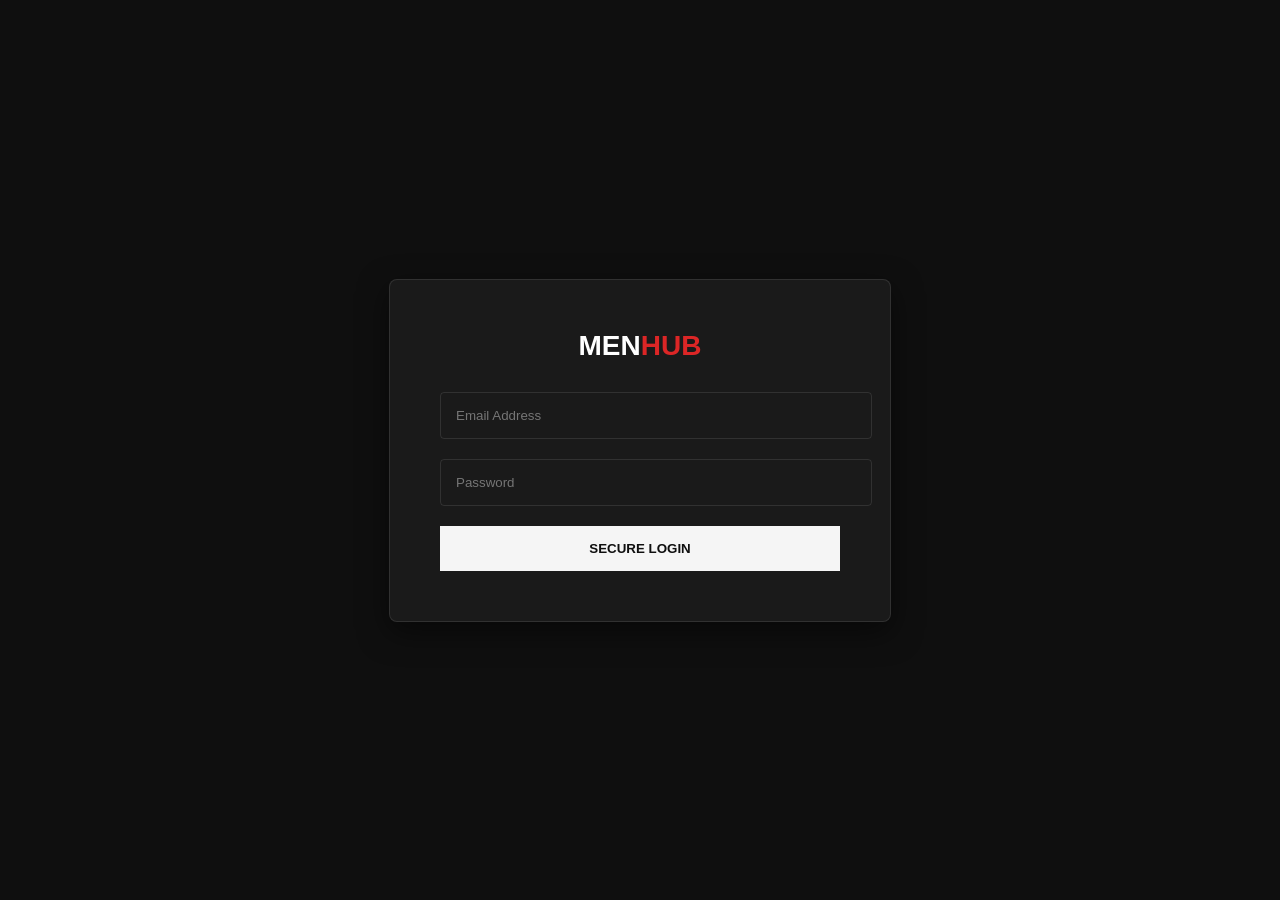
<file: login.html>
<!DOCTYPE html>
<html lang="en">
<head>
    <style>
        /* Inherits your existing variables */
        :root {
            --bg-dark: #0f0f0f;
            --bg-card: #1a1a1a;
            --text-main: #f5f5f5;
            --accent: #dc2626;
            --border: rgba(255, 255, 255, 0.1);
        }
        body { background-color: var(--bg-dark); color: var(--text-main); font-family: 'Montserrat', sans-serif; display: flex; align-items: center; justify-content: center; height: 100vh; margin: 0; }
        .auth-container { background: var(--bg-card); padding: 50px; border: 1px solid var(--border); border-radius: 8px; width: 100%; max-width: 400px; text-align: center; box-shadow: 0 10px 30px rgba(0,0,0,0.5); }
        .logo { font-size: 28px; font-weight: 800; text-decoration: none; color: white; display: block; margin-bottom: 30px; text-transform: uppercase; }
        .logo span { color: var(--accent); }
        .input-group { margin-bottom: 20px; text-align: left; }
        .input-group input { width: 100%; padding: 15px; background: transparent; border: 1px solid var(--border); color: white; border-radius: 4px; outline: none; transition: 0.3s; }
        .input-group input:focus { border-color: var(--accent); }
        .btn { width: 100%; padding: 15px; background: var(--text-main); color: var(--bg-dark); font-weight: 800; text-transform: uppercase; border: none; cursor: pointer; transition: 0.3s; }
        .btn:hover { background: var(--accent); color: white; }
    </style>
</head>
<body>
    <div class="auth-container">
        <a href="#" class="logo">Men<span>Hub</span></a>
        <form onsubmit="event.preventDefault(); auth.login('demo', 'demo');">
            <div class="input-group">
                <input type="email" placeholder="Email Address" required>
            </div>
            <div class="input-group">
                <input type="password" placeholder="Password" required>
            </div>
            <button type="submit" class="btn">Secure Login</button>
        </form>
    </div>
    <script src="auth.js"></script>
</body>
</html>
</file>
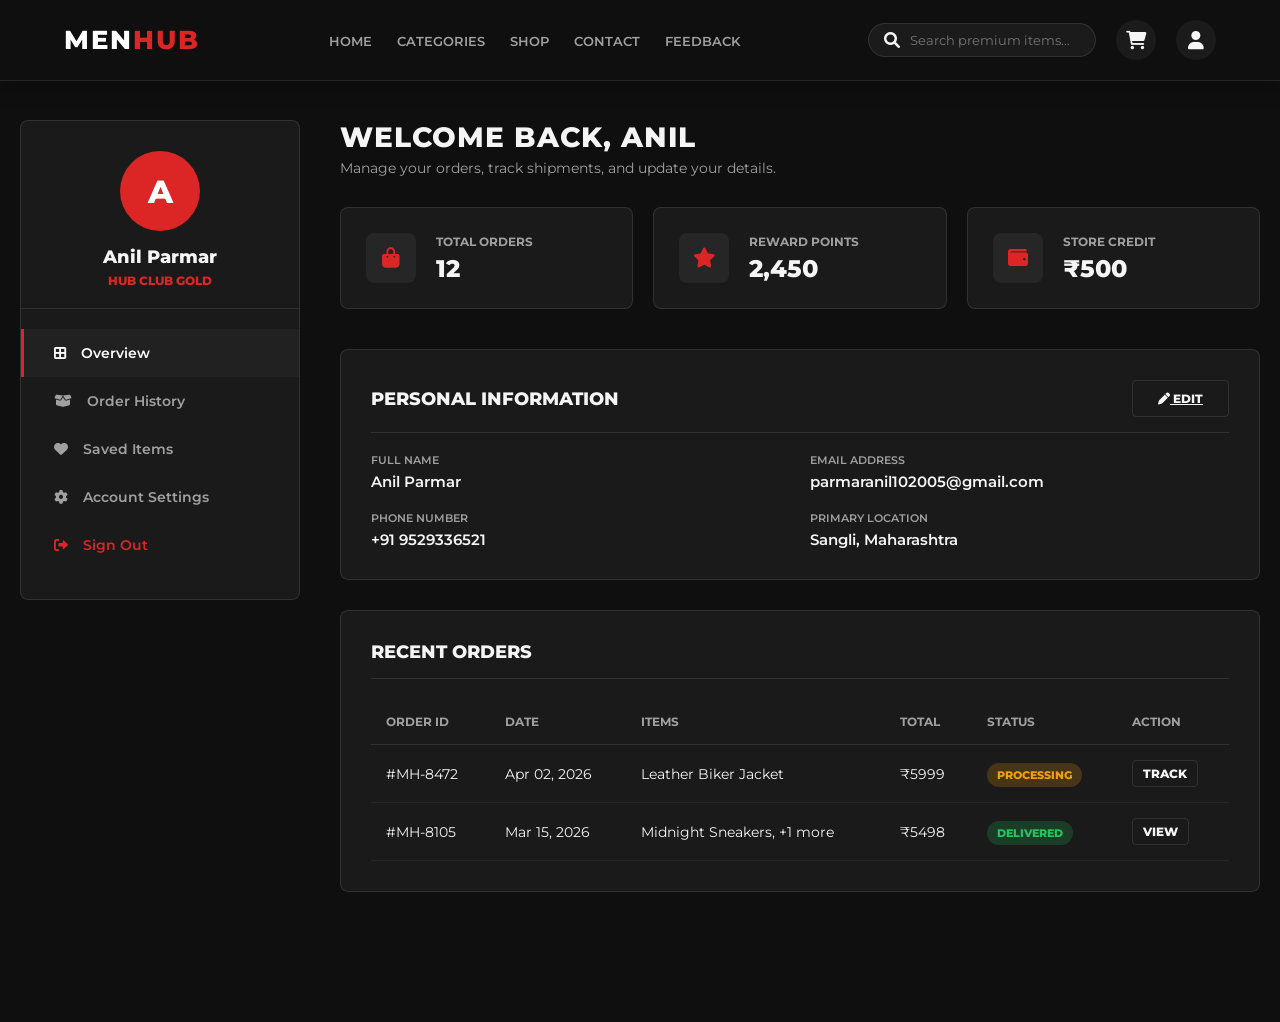
<file: profile.html>
<!DOCTYPE html>
<html lang="en">
<head>
    <meta charset="UTF-8">
    <meta name="viewport" content="width=device-width, initial-scale=1.0">
    <title>My Profile | MenHub Premium</title>
    <link href="https://fonts.googleapis.com/css2?family=Montserrat:wght@300;400;600;800&display=swap" rel="stylesheet">
    <link rel="stylesheet" href="https://cdnjs.cloudflare.com/ajax/libs/font-awesome/6.0.0/css/all.min.css">
    
    <style>
        /* Core Shared Styles */
        :root { --bg-dark: #0f0f0f; --bg-card: #1a1a1a; --text-main: #f5f5f5; --text-muted: #a0a0a0; --accent: #dc2626; --border: rgba(255, 255, 255, 0.1); --transition: all 0.3s cubic-bezier(0.25, 0.8, 0.25, 1); }
        * { margin: 0; padding: 0; box-sizing: border-box; font-family: 'Montserrat', sans-serif; }
        body { background-color: var(--bg-dark); color: var(--text-main); }
        .btn { display: inline-block; padding: 10px 25px; background: var(--text-main); color: var(--bg-dark); text-transform: uppercase; font-weight: 800; border: none; cursor: pointer; transition: var(--transition); border-radius: 4px; font-size: 12px; }
        .btn:hover { background: var(--accent); color: white; }
        .btn-outline { background: transparent; border: 1px solid var(--border); color: var(--text-main); }
        .btn-outline:hover { background: var(--text-main); color: var(--bg-dark); }

        /* Navigation */
        nav { position: fixed; width: 100%; top: 0; z-index: 1000; padding: 20px 5%; display: flex; justify-content: space-between; align-items: center; background: var(--bg-dark); border-bottom: 1px solid var(--border); box-shadow: 0 4px 20px rgba(0, 0, 0, 0.4); }
        .logo { font-size: 26px; font-weight: 800; color: white; text-decoration: none; text-transform: uppercase; letter-spacing: 2px; }
        .logo span { color: var(--accent); }
        .nav-links { display: flex; list-style: none; gap: 25px; }
        .nav-links a { color: var(--text-muted); text-decoration: none; font-weight: 600; text-transform: uppercase; font-size: 13px; transition: var(--transition); }
        .nav-links a:hover { color: white; }
        .header-controls { display: flex; align-items: center; gap: 20px; }
        .header-search { display: flex; align-items: center; background: rgba(255, 255, 255, 0.05); border: 1px solid var(--border); border-radius: 30px; padding: 8px 15px; }
        .header-search input { background: transparent; border: none; color: white; padding-left: 10px; outline: none; width: 180px; font-size: 13px; }
        .icon-wrapper { position: relative; cursor: pointer; font-size: 18px; color: var(--text-main); display: flex; align-items: center; justify-content: center; width: 40px; height: 40px; border-radius: 50%; background: rgba(255,255,255,0.05); transition: var(--transition); }
        .icon-wrapper:hover { background: var(--accent); color: white; }
        
        .profile-dropdown { position: relative; }
        .dropdown-menu { position: absolute; top: 55px; right: 0; width: 220px; background: var(--bg-card); border: 1px solid var(--border); border-radius: 8px; opacity: 0; visibility: hidden; transform: translateY(10px); transition: var(--transition); display: flex; flex-direction: column; z-index: 1001; }
        .profile-dropdown:hover .dropdown-menu { opacity: 1; visibility: visible; transform: translateY(0); }
        .dropdown-header { padding: 15px; background: rgba(0,0,0,0.2); border-radius: 8px 8px 0 0; }
        .dropdown-menu hr { border: none; border-top: 1px solid var(--border); margin: 0; }
        .dropdown-menu a { padding: 12px 15px; color: var(--text-muted); text-decoration: none; font-size: 13px; font-weight: 600; display: flex; align-items: center; gap: 10px; }
        .dropdown-menu a:hover { background: rgba(255, 255, 255, 0.05); color: white; }

        /* Dashboard Layout */
        .dashboard-container { max-width: 1300px; margin: 120px auto 100px; padding: 0 20px; display: grid; grid-template-columns: 280px 1fr; gap: 40px; }
        
        /* Sidebar */
        .dash-sidebar { background: var(--bg-card); border: 1px solid var(--border); border-radius: 8px; padding: 30px 0; height: fit-content; }
        .user-profile-brief { text-align: center; padding: 0 20px 20px; border-bottom: 1px solid var(--border); margin-bottom: 20px; }
        .avatar { width: 80px; height: 80px; border-radius: 50%; background: var(--accent); color: white; display: flex; align-items: center; justify-content: center; font-size: 32px; font-weight: 800; margin: 0 auto 15px; }
        .dash-nav { list-style: none; }
        .dash-nav li a { display: flex; align-items: center; gap: 15px; padding: 15px 30px; color: var(--text-muted); text-decoration: none; font-weight: 600; font-size: 14px; transition: var(--transition); border-left: 3px solid transparent; }
        .dash-nav li a:hover, .dash-nav li a.active { color: white; background: rgba(255,255,255,0.03); border-left-color: var(--accent); }

        /* Main Content */
        .dash-header { margin-bottom: 30px; }
        .dash-header h2 { font-size: 28px; font-weight: 800; text-transform: uppercase; letter-spacing: 1px; }
        .dash-header p { color: var(--text-muted); font-size: 14px; margin-top: 5px; }

        .stats-grid { display: grid; grid-template-columns: repeat(3, 1fr); gap: 20px; margin-bottom: 40px; }
        .stat-card { background: var(--bg-card); border: 1px solid var(--border); border-radius: 8px; padding: 25px; display: flex; align-items: center; gap: 20px; }
        .stat-icon { width: 50px; height: 50px; border-radius: 8px; background: rgba(255,255,255,0.05); display: flex; align-items: center; justify-content: center; font-size: 20px; color: var(--accent); }
        .stat-info h4 { color: var(--text-muted); font-size: 12px; text-transform: uppercase; margin-bottom: 5px; }
        .stat-info h3 { font-size: 24px; font-weight: 800; }

        .content-card { background: var(--bg-card); border: 1px solid var(--border); border-radius: 8px; padding: 30px; margin-bottom: 30px; }
        .card-title { font-size: 18px; font-weight: 800; text-transform: uppercase; margin-bottom: 20px; display: flex; justify-content: space-between; align-items: center; border-bottom: 1px solid var(--border); padding-bottom: 15px; }
        
        .info-grid { display: grid; grid-template-columns: 1fr 1fr; gap: 20px; }
        .info-group label { display: block; font-size: 11px; color: var(--text-muted); text-transform: uppercase; margin-bottom: 5px; font-weight: 600; }
        .info-group p { font-size: 15px; font-weight: 600; }

        /* Table */
        .order-table { width: 100%; border-collapse: collapse; }
        .order-table th { text-align: left; padding: 15px; color: var(--text-muted); font-size: 12px; text-transform: uppercase; border-bottom: 1px solid var(--border); }
        .order-table td { padding: 15px; font-size: 14px; border-bottom: 1px solid rgba(255,255,255,0.05); }
        .status { padding: 5px 10px; border-radius: 20px; font-size: 11px; font-weight: 800; text-transform: uppercase; }
        .status.delivered { background: rgba(34, 197, 94, 0.2); color: #22c55e; }
        .status.processing { background: rgba(245, 158, 11, 0.2); color: #f59e0b; }

        @media (max-width: 900px) {
            .dashboard-container { grid-template-columns: 1fr; }
            .stats-grid { grid-template-columns: 1fr; }
            .nav-links, .header-search { display: none; }
        }
    </style>
</head>
<body>

    <nav id="navbar">
        <a href="index.html" class="logo">Men<span>Hub</span></a>
        <ul class="nav-links">
            <li><a href="index.html">Home</a></li>
            <li><a href="categories.html">Categories</a></li>
            <li><a href="shop.html">Shop</a></li>
            <li><a href="contact.html">Contact</a></li>
            <li><a href="feedback.html">Feedback</a></li>
        </ul>
        <div class="header-controls">
            <div class="header-search">
                <i class="fa-solid fa-search"></i>
                <input type="text" placeholder="Search premium items..." onkeypress="if(event.key === 'Enter') window.location.href='shop.html';">
            </div>
            <div class="icon-wrapper" onclick="window.location.href='shop.html'">
                <i class="fa-solid fa-shopping-cart"></i>
            </div>
            <div class="profile-dropdown">
                <div class="icon-wrapper"><i class="fa-solid fa-user"></i></div>
                <div class="dropdown-menu">
                    <div class="dropdown-header">
                        <p class="user-name" style="font-weight: 800; font-size: 14px; color: var(--text-main);">Anil Parmar</p>
                        <p class="user-role" style="font-size: 11px; color: var(--accent); text-transform: uppercase; font-weight: 600; margin-top: 5px;">PREMIUM MEMBER</p>
                    </div>
                    <hr>
                    <a href="profile.html"><i class="fa-solid fa-id-badge"></i> My Profile</a>
                    <a href="settings.html"><i class="fa-solid fa-gear"></i> Settings</a>
                    <hr>
                    <a href="#" onclick="alert('Logged out')"><i class="fa-solid fa-right-from-bracket"></i> Logout</a>
                </div>
            </div>
        </div>
    </nav>

    <div class="dashboard-container">
        
        <aside class="dash-sidebar">
            <div class="user-profile-brief">
                <div class="avatar">A</div>
                <h3 style="font-size: 18px; font-weight: 800; margin-bottom: 5px;">Anil Parmar</h3>
                <p style="color: var(--accent); font-size: 12px; font-weight: 800; text-transform: uppercase;">Hub Club Gold</p>
            </div>
            <ul class="dash-nav">
                <li><a href="profile.html" class="active"><i class="fa-solid fa-border-all"></i> Overview</a></li>
                <li><a href="#orders"><i class="fa-solid fa-box-open"></i> Order History</a></li>
                <li><a href="#wishlist"><i class="fa-solid fa-heart"></i> Saved Items</a></li>
                <li><a href="settings.html"><i class="fa-solid fa-gear"></i> Account Settings</a></li>
                <li><a href="#" style="color: var(--accent);"><i class="fa-solid fa-right-from-bracket"></i> Sign Out</a></li>
            </ul>
        </aside>

        <main>
            <div class="dash-header">
                <h2>Welcome Back, Anil</h2>
                <p>Manage your orders, track shipments, and update your details.</p>
            </div>

            <div class="stats-grid">
                <div class="stat-card">
                    <div class="stat-icon"><i class="fa-solid fa-bag-shopping"></i></div>
                    <div class="stat-info"><h4>Total Orders</h4><h3>12</h3></div>
                </div>
                <div class="stat-card">
                    <div class="stat-icon"><i class="fa-solid fa-star"></i></div>
                    <div class="stat-info"><h4>Reward Points</h4><h3>2,450</h3></div>
                </div>
                <div class="stat-card">
                    <div class="stat-icon"><i class="fa-solid fa-wallet"></i></div>
                    <div class="stat-info"><h4>Store Credit</h4><h3>₹500</h3></div>
                </div>
            </div>

            <div class="content-card">
                <div class="card-title">
                    <span>Personal Information</span>
                    <a href="settings.html" class="btn btn-outline"><i class="fa-solid fa-pen"></i> Edit</a>
                </div>
                <div class="info-grid">
                    <div class="info-group"><label>Full Name</label><p>Anil Parmar</p></div>
                    <div class="info-group"><label>Email Address</label><p>parmaranil102005@gmail.com</p></div>
                    <div class="info-group"><label>Phone Number</label><p>+91 9529336521</p></div>
                    <div class="info-group"><label>Primary Location</label><p>Sangli, Maharashtra</p></div>
                </div>
            </div>

            <div class="content-card">
                <div class="card-title"><span>Recent Orders</span></div>
                <div style="overflow-x: auto;">
                    <table class="order-table">
                        <thead>
                            <tr>
                                <th>Order ID</th>
                                <th>Date</th>
                                <th>Items</th>
                                <th>Total</th>
                                <th>Status</th>
                                <th>Action</th>
                            </tr>
                        </thead>
                        <tbody>
                            <tr>
                                <td>#MH-8472</td>
                                <td>Apr 02, 2026</td>
                                <td>Leather Biker Jacket</td>
                                <td>₹5999</td>
                                <td><span class="status processing">Processing</span></td>
                                <td><button class="btn btn-outline" style="padding: 5px 10px;">Track</button></td>
                            </tr>
                            <tr>
                                <td>#MH-8105</td>
                                <td>Mar 15, 2026</td>
                                <td>Midnight Sneakers, +1 more</td>
                                <td>₹5498</td>
                                <td><span class="status delivered">Delivered</span></td>
                                <td><button class="btn btn-outline" style="padding: 5px 10px;">View</button></td>
                            </tr>
                        </tbody>
                    </table>
                </div>
            </div>
        </main>
    </div>

</body>
</html>
</file>
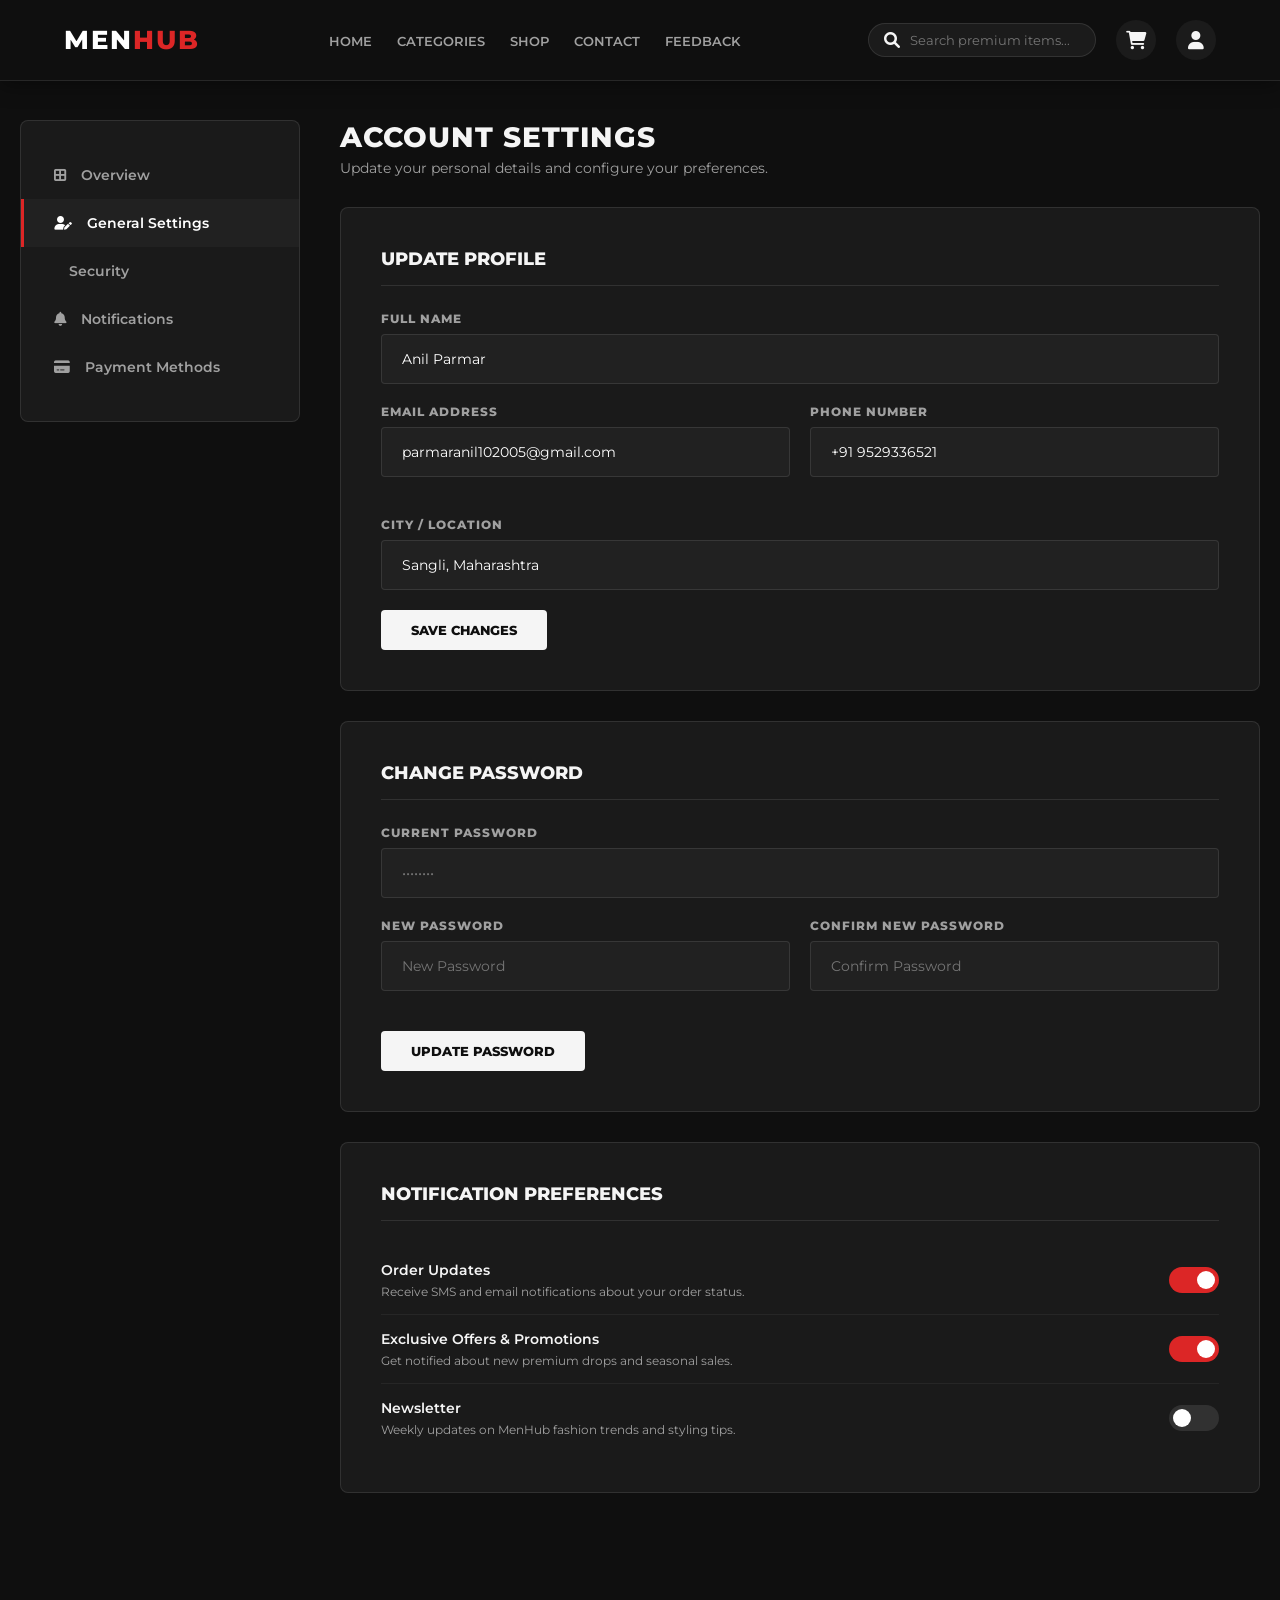
<file: settings.html>
<!DOCTYPE html>
<html lang="en">
<head>
    <meta charset="UTF-8">
    <meta name="viewport" content="width=device-width, initial-scale=1.0">
    <title>Settings | MenHub Premium</title>
    <link href="https://fonts.googleapis.com/css2?family=Montserrat:wght@300;400;600;800&display=swap" rel="stylesheet">
    <link rel="stylesheet" href="https://cdnjs.cloudflare.com/ajax/libs/font-awesome/6.0.0/css/all.min.css">
    
    <style>
        /* Core Shared Styles */
        :root { --bg-dark: #0f0f0f; --bg-card: #1a1a1a; --text-main: #f5f5f5; --text-muted: #a0a0a0; --accent: #dc2626; --border: rgba(255, 255, 255, 0.1); --transition: all 0.3s cubic-bezier(0.25, 0.8, 0.25, 1); }
        * { margin: 0; padding: 0; box-sizing: border-box; font-family: 'Montserrat', sans-serif; }
        body { background-color: var(--bg-dark); color: var(--text-main); }
        .btn { display: inline-block; padding: 12px 30px; background: var(--text-main); color: var(--bg-dark); text-transform: uppercase; font-weight: 800; border: none; cursor: pointer; transition: var(--transition); border-radius: 4px; font-size: 13px; }
        .btn:hover { background: var(--accent); color: white; }

        /* Navigation */
        nav { position: fixed; width: 100%; top: 0; z-index: 1000; padding: 20px 5%; display: flex; justify-content: space-between; align-items: center; background: var(--bg-dark); border-bottom: 1px solid var(--border); box-shadow: 0 4px 20px rgba(0, 0, 0, 0.4); }
        .logo { font-size: 26px; font-weight: 800; color: white; text-decoration: none; text-transform: uppercase; letter-spacing: 2px; }
        .logo span { color: var(--accent); }
        .nav-links { display: flex; list-style: none; gap: 25px; }
        .nav-links a { color: var(--text-muted); text-decoration: none; font-weight: 600; text-transform: uppercase; font-size: 13px; transition: var(--transition); }
        .nav-links a:hover { color: white; }
        .header-controls { display: flex; align-items: center; gap: 20px; }
        .header-search { display: flex; align-items: center; background: rgba(255, 255, 255, 0.05); border: 1px solid var(--border); border-radius: 30px; padding: 8px 15px; }
        .header-search input { background: transparent; border: none; color: white; padding-left: 10px; outline: none; width: 180px; font-size: 13px; }
        .icon-wrapper { position: relative; cursor: pointer; font-size: 18px; color: var(--text-main); display: flex; align-items: center; justify-content: center; width: 40px; height: 40px; border-radius: 50%; background: rgba(255,255,255,0.05); transition: var(--transition); }
        .icon-wrapper:hover { background: var(--accent); color: white; }
        
        .profile-dropdown { position: relative; }
        .dropdown-menu { position: absolute; top: 55px; right: 0; width: 220px; background: var(--bg-card); border: 1px solid var(--border); border-radius: 8px; opacity: 0; visibility: hidden; transform: translateY(10px); transition: var(--transition); display: flex; flex-direction: column; z-index: 1001; }
        .profile-dropdown:hover .dropdown-menu { opacity: 1; visibility: visible; transform: translateY(0); }
        .dropdown-header { padding: 15px; background: rgba(0,0,0,0.2); border-radius: 8px 8px 0 0; }
        .dropdown-menu hr { border: none; border-top: 1px solid var(--border); margin: 0; }
        .dropdown-menu a { padding: 12px 15px; color: var(--text-muted); text-decoration: none; font-size: 13px; font-weight: 600; display: flex; align-items: center; gap: 10px; }
        .dropdown-menu a:hover { background: rgba(255, 255, 255, 0.05); color: white; }

        /* Dashboard Layout */
        .dashboard-container { max-width: 1300px; margin: 120px auto 100px; padding: 0 20px; display: grid; grid-template-columns: 280px 1fr; gap: 40px; }
        
        /* Sidebar */
        .dash-sidebar { background: var(--bg-card); border: 1px solid var(--border); border-radius: 8px; padding: 30px 0; height: fit-content; }
        .dash-nav { list-style: none; }
        .dash-nav li a { display: flex; align-items: center; gap: 15px; padding: 15px 30px; color: var(--text-muted); text-decoration: none; font-weight: 600; font-size: 14px; transition: var(--transition); border-left: 3px solid transparent; }
        .dash-nav li a:hover, .dash-nav li a.active { color: white; background: rgba(255,255,255,0.03); border-left-color: var(--accent); }

        /* Main Content */
        .dash-header { margin-bottom: 30px; }
        .dash-header h2 { font-size: 28px; font-weight: 800; text-transform: uppercase; letter-spacing: 1px; }
        .dash-header p { color: var(--text-muted); font-size: 14px; margin-top: 5px; }

        .content-card { background: var(--bg-card); border: 1px solid var(--border); border-radius: 8px; padding: 40px; margin-bottom: 30px; }
        .card-title { font-size: 18px; font-weight: 800; text-transform: uppercase; margin-bottom: 25px; border-bottom: 1px solid var(--border); padding-bottom: 15px; }
        
        /* Forms */
        .form-row { display: grid; grid-template-columns: 1fr 1fr; gap: 20px; margin-bottom: 20px; }
        .form-group { margin-bottom: 20px; }
        .form-label { display: block; font-size: 12px; font-weight: 800; text-transform: uppercase; letter-spacing: 1px; color: var(--text-muted); margin-bottom: 8px; }
        .form-control { width: 100%; padding: 15px 20px; background: rgba(255,255,255,0.03); border: 1px solid var(--border); color: white; border-radius: 4px; outline: none; font-family: inherit; font-size: 14px; transition: var(--transition); }
        .form-control:focus { border-color: var(--text-main); background: rgba(255,255,255,0.08); }

        /* Toggle Switches */
        .toggle-row { display: flex; justify-content: space-between; align-items: center; padding: 15px 0; border-bottom: 1px solid rgba(255,255,255,0.05); }
        .toggle-info h4 { font-size: 14px; font-weight: 600; margin-bottom: 5px; }
        .toggle-info p { font-size: 12px; color: var(--text-muted); }
        
        .switch { position: relative; display: inline-block; width: 50px; height: 26px; }
        .switch input { opacity: 0; width: 0; height: 0; }
        .slider { position: absolute; cursor: pointer; top: 0; left: 0; right: 0; bottom: 0; background-color: rgba(255,255,255,0.1); transition: .4s; border-radius: 30px; }
        .slider:before { position: absolute; content: ""; height: 18px; width: 18px; left: 4px; bottom: 4px; background-color: white; transition: .4s; border-radius: 50%; }
        input:checked + .slider { background-color: var(--accent); }
        input:checked + .slider:before { transform: translateX(24px); }

        @media (max-width: 900px) {
            .dashboard-container { grid-template-columns: 1fr; }
            .form-row { grid-template-columns: 1fr; }
            .nav-links, .header-search { display: none; }
        }
    </style>
</head>
<body>

    <nav id="navbar">
        <a href="index.html" class="logo">Men<span>Hub</span></a>
        <ul class="nav-links">
            <li><a href="index.html">Home</a></li>
            <li><a href="categories.html">Categories</a></li>
            <li><a href="shop.html">Shop</a></li>
            <li><a href="contact.html">Contact</a></li>
            <li><a href="feedback.html">Feedback</a></li>
        </ul>
        <div class="header-controls">
            <div class="header-search">
                <i class="fa-solid fa-search"></i>
                <input type="text" placeholder="Search premium items..." onkeypress="if(event.key === 'Enter') window.location.href='shop.html';">
            </div>
            <div class="icon-wrapper" onclick="window.location.href='shop.html'">
                <i class="fa-solid fa-shopping-cart"></i>
            </div>
            <div class="profile-dropdown">
                <div class="icon-wrapper"><i class="fa-solid fa-user"></i></div>
                <div class="dropdown-menu">
                    <div class="dropdown-header">
                        <p class="user-name" style="font-weight: 800; font-size: 14px; color: var(--text-main);">Anil Parmar</p>
                        <p class="user-role" style="font-size: 11px; color: var(--accent); text-transform: uppercase; font-weight: 600; margin-top: 5px;">PREMIUM MEMBER</p>
                    </div>
                    <hr>
                    <a href="profile.html"><i class="fa-solid fa-id-badge"></i> My Profile</a>
                    <a href="settings.html"><i class="fa-solid fa-gear"></i> Settings</a>
                    <hr>
                    <a href="#" onclick="alert('Logged out')"><i class="fa-solid fa-right-from-bracket"></i> Logout</a>
                </div>
            </div>
        </div>
    </nav>

    <div class="dashboard-container">
        
        <aside class="dash-sidebar">
            <ul class="dash-nav">
                <li><a href="profile.html"><i class="fa-solid fa-border-all"></i> Overview</a></li>
                <li><a href="settings.html" class="active"><i class="fa-solid fa-user-pen"></i> General Settings</a></li>
                <li><a href="#security"><i class="fa-solid fa-shield-halved"></i> Security</a></li>
                <li><a href="#notifications"><i class="fa-solid fa-bell"></i> Notifications</a></li>
                <li><a href="#payment"><i class="fa-solid fa-credit-card"></i> Payment Methods</a></li>
            </ul>
        </aside>

        <main>
            <div class="dash-header">
                <h2>Account Settings</h2>
                <p>Update your personal details and configure your preferences.</p>
            </div>

            <div class="content-card">
                <div class="card-title">Update Profile</div>
                <form onsubmit="event.preventDefault(); alert('Profile Updated Successfully!');">
                    <div class="form-group">
                        <label class="form-label">Full Name</label>
                        <input type="text" class="form-control" value="Anil Parmar">
                    </div>
                    <div class="form-row">
                        <div class="form-group">
                            <label class="form-label">Email Address</label>
                            <input type="email" class="form-control" value="parmaranil102005@gmail.com">
                        </div>
                        <div class="form-group">
                            <label class="form-label">Phone Number</label>
                            <input type="text" class="form-control" value="+91 9529336521">
                        </div>
                    </div>
                    <div class="form-group">
                        <label class="form-label">City / Location</label>
                        <input type="text" class="form-control" value="Sangli, Maharashtra">
                    </div>
                    <button type="submit" class="btn">Save Changes</button>
                </form>
            </div>

            <div class="content-card" id="security">
                <div class="card-title">Change Password</div>
                <form onsubmit="event.preventDefault(); alert('Password Updated!');">
                    <div class="form-group">
                        <label class="form-label">Current Password</label>
                        <input type="password" class="form-control" placeholder="••••••••">
                    </div>
                    <div class="form-row">
                        <div class="form-group">
                            <label class="form-label">New Password</label>
                            <input type="password" class="form-control" placeholder="New Password">
                        </div>
                        <div class="form-group">
                            <label class="form-label">Confirm New Password</label>
                            <input type="password" class="form-control" placeholder="Confirm Password">
                        </div>
                    </div>
                    <button type="submit" class="btn">Update Password</button>
                </form>
            </div>

            <div class="content-card" id="notifications">
                <div class="card-title">Notification Preferences</div>
                
                <div class="toggle-row">
                    <div class="toggle-info">
                        <h4>Order Updates</h4>
                        <p>Receive SMS and email notifications about your order status.</p>
                    </div>
                    <label class="switch">
                        <input type="checkbox" checked>
                        <span class="slider"></span>
                    </label>
                </div>
                
                <div class="toggle-row">
                    <div class="toggle-info">
                        <h4>Exclusive Offers & Promotions</h4>
                        <p>Get notified about new premium drops and seasonal sales.</p>
                    </div>
                    <label class="switch">
                        <input type="checkbox" checked>
                        <span class="slider"></span>
                    </label>
                </div>

                <div class="toggle-row" style="border-bottom: none;">
                    <div class="toggle-info">
                        <h4>Newsletter</h4>
                        <p>Weekly updates on MenHub fashion trends and styling tips.</p>
                    </div>
                    <label class="switch">
                        <input type="checkbox">
                        <span class="slider"></span>
                    </label>
                </div>
            </div>

        </main>
    </div>

</body>
</html>
</file>
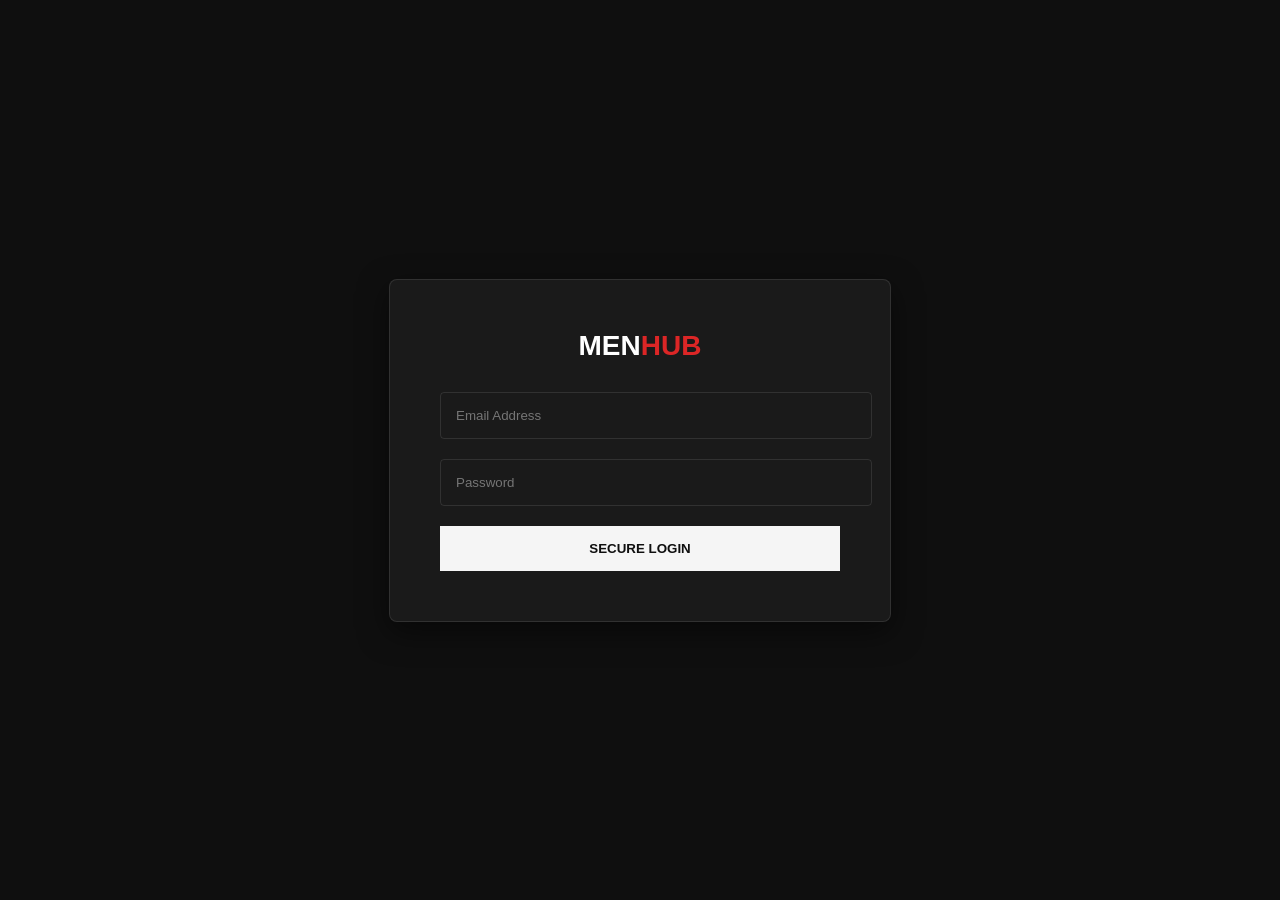
<file: shop.html>
<!DOCTYPE html>
<html lang="en">
<head>
    <meta charset="UTF-8">
    <meta name="viewport" content="width=device-width, initial-scale=1.0">
    <title>Shop Collection | MenHub Premium</title>
    <link href="https://fonts.googleapis.com/css2?family=Montserrat:wght@300;400;600;800&display=swap" rel="stylesheet">
    <link rel="stylesheet" href="https://cdnjs.cloudflare.com/ajax/libs/font-awesome/6.0.0/css/all.min.css">
    <script src="auth.js"></script>
    <style>
        :root { --bg-dark: #0f0f0f; --bg-card: #1a1a1a; --text-main: #f5f5f5; --text-muted: #a0a0a0; --accent: #dc2626; --border: rgba(255, 255, 255, 0.1); --transition: all 0.3s cubic-bezier(0.25, 0.8, 0.25, 1); }
        * { margin: 0; padding: 0; box-sizing: border-box; font-family: 'Montserrat', sans-serif; }
        html { scroll-behavior: smooth; }
        body { background-color: var(--bg-dark); color: var(--text-main); overflow-x: hidden; }

        .btn { display: inline-block; padding: 12px 30px; background: var(--text-main); color: var(--bg-dark); text-transform: uppercase; font-weight: 800; border: none; cursor: pointer; transition: var(--transition); border-radius: 4px; }
        .btn:hover { background: var(--accent); color: white; }
        .btn-outline { background: transparent; border: 1px solid var(--border); color: var(--text-main); }
        .btn-outline:hover { background: var(--text-main); color: var(--bg-dark); border-color: var(--text-main); }
        .container { max-width: 1400px; margin: 0 auto; padding: 50px 20px 100px; }

        /* Unified Navbar */
        nav { position: fixed; width: 100%; top: 0; z-index: 1000; padding: 20px 5%; display: flex; justify-content: space-between; align-items: center; background: var(--bg-dark); border-bottom: 1px solid var(--border); box-shadow: 0 4px 20px rgba(0, 0, 0, 0.4); }
        .logo { font-size: 26px; font-weight: 800; color: white; text-decoration: none; text-transform: uppercase; letter-spacing: 2px; }
        .logo span { color: var(--accent); }
        .nav-links { display: flex; list-style: none; gap: 25px; }
        .nav-links a { color: var(--text-muted); text-decoration: none; font-weight: 600; text-transform: uppercase; font-size: 13px; letter-spacing: 1px; transition: var(--transition); }
        .nav-links a:hover, .nav-links a.active { color: white; }

        .header-controls { display: flex; align-items: center; gap: 20px; }
        .header-search { display: flex; align-items: center; background: rgba(255, 255, 255, 0.05); border: 1px solid var(--border); border-radius: 30px; padding: 8px 15px; transition: var(--transition); }
        .header-search:focus-within { border-color: var(--text-main); background: rgba(255, 255, 255, 0.1); }
        .header-search i { color: var(--text-muted); font-size: 14px; }
        .header-search input { background: transparent; border: none; color: white; padding-left: 10px; outline: none; width: 180px; font-size: 13px; font-family: inherit; }
        .header-search input::placeholder { color: var(--text-muted); }

        .icon-wrapper { position: relative; cursor: pointer; font-size: 18px; color: var(--text-main); display: flex; align-items: center; justify-content: center; width: 40px; height: 40px; border-radius: 50%; background: rgba(255,255,255,0.05); transition: var(--transition); }
        .icon-wrapper:hover { background: var(--accent); color: white; }
        .badge { position: absolute; top: -5px; right: -5px; background: var(--accent); color: white; font-size: 10px; font-weight: 800; width: 18px; height: 18px; display: flex; align-items: center; justify-content: center; border-radius: 50%; border: 2px solid var(--bg-dark); }

        .profile-dropdown { position: relative; }
        .dropdown-menu { position: absolute; top: 55px; right: 0; width: 220px; background: var(--bg-card); border: 1px solid var(--border); border-radius: 8px; opacity: 0; visibility: hidden; transform: translateY(10px); transition: var(--transition); display: flex; flex-direction: column; z-index: 1001; }
        .profile-dropdown:hover .dropdown-menu { opacity: 1; visibility: visible; transform: translateY(0); }
        .dropdown-header { padding: 15px; background: rgba(0,0,0,0.2); border-radius: 8px 8px 0 0; }
        .user-name { font-weight: 800; font-size: 14px; color: var(--text-main); margin-bottom: 5px;}
        .user-role { font-size: 11px; color: var(--accent); text-transform: uppercase; font-weight: 600; }
        .dropdown-menu hr { border: none; border-top: 1px solid var(--border); margin: 0; }
        .dropdown-menu a { padding: 12px 15px; color: var(--text-muted); text-decoration: none; font-size: 13px; font-weight: 600; display: flex; align-items: center; gap: 10px; }
        .dropdown-menu a:hover { background: rgba(255, 255, 255, 0.05); color: white; padding-left: 20px; }

        .cart-sidebar { position: fixed; top: 0; right: -450px; width: 400px; max-width: 100%; height: 100vh; background: var(--bg-card); z-index: 2000; padding: 30px; transition: 0.4s cubic-bezier(0.25, 0.8, 0.25, 1); box-shadow: -10px 0 30px rgba(0, 0, 0, 0.8); display: flex; flex-direction: column; border-left: 1px solid var(--border); }
        .cart-sidebar.active { right: 0; }
        .cart-header { display: flex; justify-content: space-between; align-items: center; border-bottom: 1px solid var(--border); padding-bottom: 20px; margin-bottom: 20px; }
        .cart-items { flex: 1; overflow-y: auto; padding-right: 10px; }
        .cart-item { display: flex; gap: 15px; margin-bottom: 15px; background: rgba(0, 0, 0, 0.2); padding: 10px; border-radius: 8px; position: relative; border: 1px solid transparent; }
        .cart-item img { width: 70px; height: 80px; object-fit: cover; border-radius: 4px; }
        .cart-item-info { flex: 1; display: flex; flex-direction: column; justify-content: center; }
        .cart-item-info h4 { font-size: 13px; margin-bottom: 5px; color: white; }
        .cart-item-info p { color: var(--accent); font-weight: 800; font-size: 14px; }
        .qty-controls { display: flex; gap: 10px; align-items: center; margin-top: 10px; }
        .qty-btn { background: var(--bg-dark); color: white; border: 1px solid var(--border); width: 25px; height: 25px; cursor: pointer; border-radius: 4px; }
        .remove-btn { position: absolute; right: 15px; top: 50%; transform: translateY(-50%); color: var(--text-muted); cursor: pointer; }

        .page-header { padding: 120px 20px 40px; text-align: center; border-bottom: 1px solid var(--border); background: var(--bg-card); }
        .page-header h1 { font-size: 40px; font-weight: 800; text-transform: uppercase; letter-spacing: 4px; color: white; }
        .page-header p { color: var(--accent); font-weight: 600; letter-spacing: 1px; margin-top: 10px; text-transform: uppercase; font-size: 13px; }
        
        /* SHOP LAYOUT (New) */
        .shop-layout { display: flex; gap: 40px; align-items: flex-start; margin-top: 40px; }
        
        /* SIDEBAR FILTERS (New) */
        .shop-sidebar { width: 280px; flex-shrink: 0; background: var(--bg-card); padding: 25px; border-radius: 8px; border: 1px solid var(--border); position: sticky; top: 100px; }
        .filter-header { display: flex; justify-content: space-between; align-items: center; margin-bottom: 25px; padding-bottom: 15px; border-bottom: 1px solid var(--border); }
        .filter-header h3 { font-size: 16px; font-weight: 800; text-transform: uppercase; letter-spacing: 1px; }
        .clear-filters { font-size: 11px; color: var(--text-muted); cursor: pointer; text-transform: uppercase; font-weight: 600; text-decoration: underline; background: none; border: none; transition: 0.3s; }
        .clear-filters:hover { color: var(--accent); }
        
        .filter-group { margin-bottom: 25px; }
        .filter-group h4 { font-size: 13px; color: white; margin-bottom: 15px; text-transform: uppercase; font-weight: 800; }
        
        /* Checkbox & Radios */
        .checkbox-label { display: flex; align-items: center; gap: 10px; margin-bottom: 12px; font-size: 13px; color: var(--text-muted); cursor: pointer; transition: 0.3s; }
        .checkbox-label:hover { color: white; }
        .checkbox-label input { appearance: none; width: 18px; height: 18px; border: 1px solid var(--text-muted); border-radius: 3px; background: transparent; cursor: pointer; display: flex; justify-content: center; align-items: center; transition: 0.2s; }
        .checkbox-label input:checked { background: var(--accent); border-color: var(--accent); }
        .checkbox-label input:checked::after { content: '\f00c'; font-family: "Font Awesome 6 Free"; font-weight: 900; font-size: 11px; color: white; }
        
        .radio-label input { border-radius: 50%; }
        .radio-label input:checked::after { content: ''; width: 8px; height: 8px; background: white; border-radius: 50%; }

        /* Range Slider */
        .price-range-wrapper { display: flex; flex-direction: column; gap: 10px; }
        input[type=range] { -webkit-appearance: none; width: 100%; background: transparent; }
        input[type=range]::-webkit-slider-thumb { -webkit-appearance: none; height: 16px; width: 16px; border-radius: 50%; background: var(--accent); cursor: pointer; margin-top: -6px; }
        input[type=range]::-webkit-slider-runnable-track { width: 100%; height: 4px; cursor: pointer; background: var(--border); border-radius: 2px; }
        .price-labels { display: flex; justify-content: space-between; font-size: 12px; color: var(--text-muted); font-weight: 600; }

        /* PRODUCT GRID AREA */
        .product-area { flex: 1; }
        .toolbar { display: flex; justify-content: space-between; align-items: center; margin-bottom: 30px; background: var(--bg-card); padding: 15px 25px; border-radius: 8px; border: 1px solid var(--border); }
        .toolbar-info { font-size: 13px; color: var(--text-muted); font-weight: 600; }
        .sort-select { background: var(--bg-dark); color: white; border: 1px solid var(--border); padding: 8px 15px; border-radius: 4px; font-family: inherit; font-size: 13px; font-weight: 600; outline: none; cursor: pointer; }

        .product-grid { display: grid; grid-template-columns: repeat(auto-fill, minmax(250px, 1fr)); gap: 30px; }
        .product-card { background: var(--bg-card); border: 1px solid var(--border); transition: var(--transition); border-radius: 8px; overflow: hidden; display: flex; flex-direction: column;}
        .product-card:hover { transform: translateY(-10px); box-shadow: 0 15px 35px rgba(0, 0, 0, 0.6); border-color: rgba(255, 255, 255, 0.2); }
        .p-image { position: relative; height: 320px; overflow: hidden; background: #222; }
        .p-image img { width: 100%; height: 100%; object-fit: cover; transition: 0.7s cubic-bezier(0.25, 0.8, 0.25, 1); }
        .product-card:hover .p-image img { transform: scale(1.08); }
        .p-badge { position: absolute; top: 15px; left: 15px; background: var(--text-main); color: var(--bg-dark); padding: 5px 12px; font-size: 10px; font-weight: 800; border-radius: 20px; }
        .p-info { padding: 25px; text-align: center; flex: 1; display: flex; flex-direction: column; justify-content: space-between; }
        .p-info h3 { font-size: 14px; margin-bottom: 10px; color: white; text-transform: uppercase; }
        .p-price { font-size: 18px; font-weight: 800; color: var(--accent); margin-bottom: 20px; }
        .p-rating { color: #f59e0b; font-size: 12px; margin-bottom: 15px; letter-spacing: 2px; }
        .p-actions { display: grid; grid-template-columns: 1fr 1fr; gap: 10px; margin-top: auto; }
        .p-actions button { width: 100%; padding: 12px 0; font-size: 11px; border-radius: 4px; }

        .no-results { grid-column: 1/-1; text-align: center; padding: 60px 20px; background: var(--bg-card); border: 1px solid var(--border); border-radius: 8px; }
        .no-results i { font-size: 40px; color: var(--text-muted); margin-bottom: 15px; }

        .toast { position: fixed; bottom: 30px; left: 50%; transform: translateX(-50%) translateY(100px); background: white; color: var(--bg-dark); padding: 15px 30px; border-radius: 50px; font-weight: 800; font-size: 13px; text-transform: uppercase; opacity: 0; transition: 0.4s; z-index: 3000; box-shadow: 0 10px 30px rgba(0, 0, 0, 0.5); }
        .toast.show { transform: translateX(-50%) translateY(0); opacity: 1; }

        footer { padding: 80px 5% 40px; background: var(--bg-card); border-top: 1px solid var(--border); margin-top: 50px; }
        .footer-grid { display: grid; grid-template-columns: repeat(auto-fit, minmax(200px, 1fr)); gap: 50px; margin-bottom: 50px; }
        .f-col h4 { font-size: 16px; text-transform: uppercase; font-weight: 800; margin-bottom: 25px; color: white; }
        .f-col ul { list-style: none; }
        .f-col ul li { margin-bottom: 15px; }
        .f-col ul li a { color: var(--text-muted); text-decoration: none; transition: 0.3s; font-size: 13px; }
        .f-col ul li a:hover { color: white; padding-left: 5px; }

        @media (max-width: 900px) { 
            .nav-links, .header-search { display: none; } 
            .shop-layout { flex-direction: column; }
            .shop-sidebar { width: 100%; position: relative; top: 0; }
        }
    </style>
</head>
<body>

    <div id="toast" class="toast">Action Successful</div>

    <div class="cart-sidebar" id="cartSidebar">
        <div class="cart-header">
            <h3 style="font-weight: 800; font-size: 16px; letter-spacing: 1px;">YOUR CART</h3>
            <i class="fa-solid fa-xmark" style="cursor: pointer; font-size: 20px; color: var(--text-muted);" onclick="cartCore.toggle()"></i>
        </div>
        <div class="cart-items" id="cartItems"></div>
        <div class="cart-total" style="border-top: 1px solid var(--border); padding-top: 20px; margin-top: 20px;">
            <div style="display: flex; justify-content: space-between; margin-bottom: 20px; font-weight: 800; font-size: 18px;">
                <span>TOTAL:</span>
                <span id="cartTotal" style="color: var(--accent);">₹0</span>
            </div>
            <button class="btn" style="width: 100%; border-radius: 4px;" onclick="cartCore.checkout()">SECURE CHECKOUT</button>
        </div>
    </div>

    <nav id="navbar">
        <a href="index.html" class="logo">Men<span>Hub</span></a>
        <ul class="nav-links">
            <li><a href="index.html">Home</a></li>
            <li><a href="index.html#arrivals">New Arrivals</a></li>
            <li><a href="categories.html">Categories</a></li>
            <li><a href="contact.html">Contact</a></li>
        </ul>
        <div class="header-controls">
            <div class="header-search">
                <i class="fa-solid fa-search"></i>
                <input type="text" id="navbarSearch" placeholder="Search premium items...">
            </div>
            <div class="icon-wrapper" onclick="cartCore.toggle()">
                <i class="fa-solid fa-shopping-cart"></i>
                <span class="badge" id="cartBadge">0</span>
            </div>
            <div class="profile-dropdown">
                <div class="icon-wrapper"><i class="fa-solid fa-user"></i></div>
                <div class="dropdown-menu">
                    <div class="dropdown-header">
                        <p class="user-name">Guest User</p>
                        <p class="user-role">Premium Member</p>
                    </div>
                    <hr>
                    <a href="profile.html"><i class="fa-solid fa-id-badge"></i> My Profile</a>
                    <a href="settings.html"><i class="fa-solid fa-gear"></i> Settings</a>
                    <hr>
                    <a href="#" onclick="auth.logout()"><i class="fa-solid fa-right-from-bracket"></i> Logout</a>
                </div>
            </div>
        </div>
    </nav>

    <header class="page-header">
        <h1>Shop Collection</h1>
        <p>Premium Men's Fashion</p>
    </header>

    <section class="container">
        <div class="shop-layout">
            
            <aside class="shop-sidebar">
                <div class="filter-header">
                    <h3>Filters</h3>
                    <button class="clear-filters" onclick="filterSystem.clearAll()">Clear All</button>
                </div>

                <div class="filter-group">
                    <h4>Categories</h4>
                    <label class="checkbox-label"><input type="checkbox" value="Jackets" class="filter-cat"> Jackets</label>
                    <label class="checkbox-label"><input type="checkbox" value="Shirts" class="filter-cat"> Shirts & Tees</label>
                    <label class="checkbox-label"><input type="checkbox" value="Bottoms" class="filter-cat"> Bottoms</label>
                    <label class="checkbox-label"><input type="checkbox" value="Footwear" class="filter-cat"> Footwear</label>
                    <label class="checkbox-label"><input type="checkbox" value="Activewear" class="filter-cat"> Activewear</label>
                    <label class="checkbox-label"><input type="checkbox" value="Accessories" class="filter-cat"> Accessories</label>
                </div>

                <div class="filter-group">
                    <h4>Max Price: <span id="priceDisplay" style="color: var(--accent);">₹6500</span></h4>
                    <div class="price-range-wrapper">
                        <input type="range" id="priceRange" min="300" max="6500" value="6500" step="100">
                        <div class="price-labels">
                            <span>₹300</span>
                            <span>₹6500</span>
                        </div>
                    </div>
                </div>

                <div class="filter-group">
                    <h4>Minimum Rating</h4>
                    <label class="checkbox-label radio-label"><input type="radio" name="ratingFilter" value="5"> ★★★★★ (5 Only)</label>
                    <label class="checkbox-label radio-label"><input type="radio" name="ratingFilter" value="4"> ★★★★☆ & Up</label>
                    <label class="checkbox-label radio-label"><input type="radio" name="ratingFilter" value="3"> ★★★☆☆ & Up</label>
                    <label class="checkbox-label radio-label"><input type="radio" name="ratingFilter" value="0" checked> Any Rating</label>
                </div>
            </aside>

            <div class="product-area">
                <div class="toolbar">
                    <div class="toolbar-info">Showing <span id="resultCount" style="color: white; font-weight: 800;">0</span> Products</div>
                    <div class="toolbar-sort">
                        <select id="sortSelect" class="sort-select">
                            <option value="default">Sort By: Recommended</option>
                            <option value="price-asc">Price: Low to High</option>
                            <option value="price-desc">Price: High to Low</option>
                            <option value="rating">Top Rated</option>
                        </select>
                    </div>
                </div>

                <div class="product-grid" id="productGrid">
                    </div>
            </div>

        </div>
    </section>

    <footer>
        <div class="container footer-grid" style="padding: 0;">
            <div class="f-col">
                <a href="#" class="logo" style="margin-bottom: 20px; display: block;">Men<span>Hub</span></a>
                <p style="color: var(--text-muted); line-height: 1.6; font-size: 13px;">Redefining men's fashion with bold designs, premium quality, and uncompromising style. Build your legacy.</p>
            </div>
            <div class="f-col">
                <h4>Quick Links</h4>
                <ul>
                    <li><a href="index.html">Home</a></li>
                    <li><a href="categories.html">Categories</a></li>
                    <li><a href="shop.html">Shop</a></li>
                    <li><a href="contact.html">Contact Us</a></li>
                </ul>
            </div>
        </div>
    </footer>

    <script>
        const products = [
            // --- JACKETS ---
            { id: 101, name: "Matte Black Bomber", price: 2999, category: "Jackets", img: "https://images.unsplash.com/photo-1591047139829-d91aecb6caea?auto=format&fit=crop&w=500&q=80", rating: 5, tag: "Bestseller" },
            { id: 102, name: "Desert Suede Jacket", price: 4500, category: "Jackets", img: "https://images.unsplash.com/photo-1551028719-00167b16eac5?auto=format&fit=crop&w=500&q=80", rating: 4, tag: "New" },
            { id: 103, name: "Leather Biker Jacket", price: 5999, category: "Jackets", img: "https://m.media-amazon.com/images/I/81F4jIb9EsL._AC_UY1100_.jpg", rating: 5, tag: "Premium" },
            { id: 104, name: "Urban Windbreaker", price: 2200, category: "Jackets", img: "https://assets.ajio.com/medias/sys_master/root/20231229/gbaF/658ed80cddf7791519f60abf/-473Wx593H-469577324-navyblue-MODEL.jpg", rating: 4, tag: "" },
            { id: 105, name: "Vintage Denim Jacket", price: 2799, category: "Jackets", img: "https://assets.sheinindia.in/medias/shein_sys_master/root/20250626/Uazj/685cecc20f920c69cc589c1d/-473Wx593H-443318409-ltblue-MODEL.jpg", rating: 5, tag: "Trending" },
            { id: 106, name: "Quilted Puffer Jacket", price: 3499, category: "Jackets", img: "https://images.unsplash.com/photo-1544441893-675973e31985?auto=format&fit=crop&w=500&q=80", rating: 4, tag: "Winter" },
            { id: 107, name: "Classic Trench Coat", price: 6500, category: "Jackets", img: "https://cdn.shopify.com/s/files/1/0611/3476/6320/files/download_11_14353a89-15be-4b97-90f4-04b7d68ff905_480x480.jpg?v=1722679328", rating: 5, tag: "Premium" },
            { id: 108, name: "Wool Varsity Jacket", price: 4200, category: "Jackets", img: "https://images.unsplash.com/photo-1516257984-b1b4d707412e?auto=format&fit=crop&w=500&q=80", rating: 5, tag: "Hot" },

            // --- SHIRTS & TEES ---
            { id: 201, name: "Oxford Fit White", price: 1499, category: "Shirts", img: "https://m.media-amazon.com/images/I/61tSK2tqBNL._AC_UY1100_.jpg", rating: 5, tag: "Classic" },
            { id: 202, name: "Dark Denim Shirt", price: 1899, category: "Shirts", img: "https://powerlook.in/cdn/shop/files/13527211_1_85c66d73-cfc9-463d-9cda-bbde30178667.jpg?v=1768387316", rating: 4, tag: "" },
            { id: 203, name: "Flannel Checkered", price: 1299, category: "Shirts", img: "https://images.unsplash.com/photo-1598033129183-c4f50c736f10?auto=format&fit=crop&w=500&q=80", rating: 4, tag: "Winter" },
            { id: 204, name: "Black Graphic Tee", price: 899, category: "Shirts", img: "https://images.unsplash.com/photo-1583743814966-8936f5b7be1a?auto=format&fit=crop&w=500&q=80", rating: 5, tag: "Trending" },
            { id: 205, name: "Navy Premium Polo", price: 1199, category: "Shirts", img: "https://images.unsplash.com/photo-1617137968427-85924c800a22?auto=format&fit=crop&w=500&q=80", rating: 5, tag: "Bestseller" },
            { id: 206, name: "Breathable Linen", price: 1699, category: "Shirts", img: "https://images.unsplash.com/photo-1602810318383-e386cc2a3ccf?auto=format&fit=crop&w=500&q=80", rating: 4, tag: "Summer" },
            { id: 207, name: "Striped Dress Shirt", price: 1999, category: "Shirts", img: "https://images.unsplash.com/photo-1603252109303-2751441dd157?auto=format&fit=crop&w=500&q=80", rating: 5, tag: "Formal" }, 
            { id: 208, name: "Waffle Knit Henley", price: 1099, category: "Shirts", img: "https://images.unsplash.com/photo-1503341455253-b2e723bb3dbb?auto=format&fit=crop&w=500&q=80", rating: 4, tag: "" },

            // --- BOTTOMS ---
            { id: 301, name: "Raw Denim Jeans", price: 3200, category: "Bottoms", img: "https://images.unsplash.com/photo-1542272604-787c3835535d?auto=format&fit=crop&w=500&q=80", rating: 5, tag: "Premium" },
            { id: 302, name: "Urban Cargo Pants", price: 2800, category: "Bottoms", img: "https://assets.myntassets.com/w_412,q_50,,dpr_3,fl_progressive,f_webp/assets/images/2024/SEPTEMBER/30/0eBrMj3k_7cf7b4d6060046e29cf433df222cc6f5.jpg", rating: 4, tag: "Trending" },
            { id: 303, name: "Slim Beige Chinos", price: 1899, category: "Bottoms", img: "https://media-uk.landmarkshops.in/cdn-cgi/image/h=730,w=540,q=85,fit=cover/max-new/1000011402146-Beige-BEIGE-1000011402146-31072022_01-2100.jpg", rating: 5, tag: "Classic" },
            { id: 304, name: "Tailored Trousers", price: 2499, category: "Bottoms", img: "https://assets.myntassets.com/dpr_1.5,q_30,w_400,c_limit,fl_progressive/assets/images/2026/JANUARY/4/uNh6MiNT_61c9c0a059234182bf3e7e0f9b81bc0c.jpg", rating: 5, tag: "Formal" },
            { id: 305, name: "Distressed Black Jeans", price: 2199, category: "Bottoms", img: "https://image.made-in-china.com/2f0j00pqToBwScQjbm/Men-Fashion-All-Match-Distressed-Black-Jeans-High-Quality-Stretch-Skinny-Denim-Jeans-for-Men.webp", rating: 4, tag: "Hot" },
            { id: 306, name: "Everyday Joggers", price: 1499, category: "Bottoms", img: "https://encrypted-tbn1.gstatic.com/shopping?q=tbn:ANd9GcTDMNJXY2Nt-_pFahB4iB-zuU_DMbNL4Fk60A5oAsuwQVUL2kd2EfWIYhL4-wc-VZ8RkO6BIE1Fr01s6RdPOEq-MouuCEX9KrUt0fyEYHiUMSfVAYlAFlkrmQ", rating: 4, tag: "" },
            { id: 307, name: "Khaki Summer Shorts", price: 999, category: "Bottoms", img: "https://m.media-amazon.com/images/I/71ns0+0hPeL._AC_UY1100_.jpg", rating: 4, tag: "Summer" },
            { id: 308, name: "Corduroy Straight Pants", price: 2600, category: "Bottoms", img: "https://encrypted-tbn0.gstatic.com/shopping?q=tbn:ANd9GcQf-1ixUns43wwtq7A4EKw_xEgqWMIsGbUz1EU5rREQJBxR5fDXutpVRft0F1XVJWtf2a0r5V5pRuZRqjghrrflAlf5H-YEn1LEpC4rgjRq", rating: 4, tag: "Winter" },

            // --- FOOTWEAR ---
            { id: 401, name: "Midnight Sneakers", price: 3999, category: "Footwear", img: "https://images.unsplash.com/photo-1549298916-b41d501d3772?auto=format&fit=crop&w=500&q=80", rating: 5, tag: "Hot" },
            { id: 402, name: "Chelsea Leather Boots", price: 5499, category: "Footwear", img: "https://images.unsplash.com/photo-1638247025967-b4e38f787b76?auto=format&fit=crop&w=500&q=80", rating: 5, tag: "Premium" },
            { id: 403, name: "White Canvas Lows", price: 1599, category: "Footwear", img: "https://images.unsplash.com/photo-1525966222134-fcfa99b8ae77?auto=format&fit=crop&w=500&q=80", rating: 4, tag: "Classic" },
            { id: 404, name: "Retro High Tops", price: 4200, category: "Footwear", img: "https://images.unsplash.com/photo-1595950653106-6c9ebd614d3a?auto=format&fit=crop&w=500&q=80", rating: 5, tag: "Limited" },
            { id: 405, name: "Suede Penny Loafers", price: 3500, category: "Footwear", img: "https://images.unsplash.com/photo-1614252369475-531eba835eb1?auto=format&fit=crop&w=500&q=80", rating: 4, tag: "" },
            { id: 406, name: "Classic Desert Boots", price: 4100, category: "Footwear", img: "https://images.unsplash.com/photo-1520639888713-7851133b1ed0?auto=format&fit=crop&w=500&q=80", rating: 4, tag: "" },
            { id: 407, name: "Formal Leather Oxfords", price: 5999, category: "Footwear", img: "https://m.media-amazon.com/images/I/41T1rFz2iRL.jpg", rating: 5, tag: "Formal" },
            { id: 408, name: "Performance Runners", price: 4800, category: "Footwear", img: "https://images.unsplash.com/photo-1608231387042-66d1773070a5?auto=format&fit=crop&w=500&q=80", rating: 5, tag: "Sport" },

            // --- ACTIVEWEAR ---
            { id: 501, name: "Tech Performance Hoodie", price: 2500, category: "Activewear", img: "https://images.unsplash.com/photo-1517836357463-d25dfeac3438?auto=format&fit=crop&w=500&q=80", rating: 5, tag: "Bestseller" },
            { id: 502, name: "Tapered Gym Joggers", price: 1800, category: "Activewear", img: "https://encrypted-tbn3.gstatic.com/shopping?q=tbn:ANd9GcRNOiqgHs54FJ7KjdEiK5ojrcn6KDlRkTCFI4CH0eCBSVFZXpcHoBg6VhnpKt2o1mdjlA_MBV0WYCZW1lOOvQid7T1W_FWcOvwWTgvosqD2d89m3LO8roMi&usqp=CAc", rating: 4, tag: "" },
            { id: 503, name: "Pro Compression Tights", price: 1200, category: "Activewear", img: "https://encrypted-tbn0.gstatic.com/shopping?q=tbn:ANd9GcTcYw1Ei0EvNndDuY6w09022y2sl2fPUAmCpQfVLxXKXbwMfgsJNjtXww8bX9PbfmoSTu9I2jWGh5-e6ajaiPxhGUq4be7QZ9ggPBeb15wgo1FQV4EFdElUyM0", rating: 4, tag: "" },
            { id: 504, name: "Dry-Fit Sports Tee", price: 899, category: "Activewear", img: "https://encrypted-tbn0.gstatic.com/shopping?q=tbn:ANd9GcTnEamPnOaGtNVTI8crAQz3u9sES-z_yDPcFSOE5vfFduZeP25HVXY0LOkv9R5PeXVrMWP5tCF-g0eWT7pvA_nw1lKwUJEOatlpfU9VcmNgEQwfsTcdHy1S", rating: 5, tag: "Hot" },
            { id: 505, name: "Lightweight Track Jacket", price: 2100, category: "Activewear", img: "https://encrypted-tbn3.gstatic.com/shopping?q=tbn:ANd9GcRoD2libIQohKm0cS2RWfhEhilHfBMMB0shllNcb1mILe8v2VXth2GbRfOHCBfINwEdOU0UXpVVbXb7e5Y4-hPS8Z_OpgLsFgsJxeN-UYuRORvILI7XCe2T", rating: 4, tag: "" },
            { id: 506, name: "Mesh Training Shorts", price: 799, category: "Activewear", img: "https://m.media-amazon.com/images/I/71+jdxgPBDL.jpg", rating: 4, tag: "" },
            { id: 507, name: "Muscle Tank", price: 699, category: "Activewear", img: "https://encrypted-tbn0.gstatic.com/shopping?q=tbn:ANd9GcQPR2NwVIF2wxoJB5xYyB_wUU7KPfpr9L0ySiOyrQPSM8DClGvVk1d_Ovp_Q8PMa7sk4plYwR-077N2v_fOp5t0Qn5RajgotoxsNSxQkIgS4rMMZYpY94Jr", rating: 3, tag: "" },
            { id: 508, name: "Quarter-Zip Pullover", price: 1999, category: "Activewear", img: "https://encrypted-tbn2.gstatic.com/shopping?q=tbn:ANd9GcQs7w4yECJGTJq8YZ6x-lVEF_EwScBsVVG2osXE66wolU2hZzPm_0GW2vbp9q0gJw3vQvkOP_rmgPAuhatRtWA8OQJfTvRzPdzbhXBnAeYdtIpSPj3gyHEOnzQ", rating: 5, tag: "Winter" },

            // --- ACCESSORIES ---
            { id: 601, name: "Textured Belt", price: 999, category: "Accessories", img: "https://blackberrys.com/cdn/shop/files/Textured_Leather_Belt_In_Brown_Tallian-BTPM0509C1ZA23FA-image3.jpg?v=1703567545&width=2000", rating: 5, tag: "Trend" },
            { id: 602, name: "UV Aviators", price: 1299, category: "Accessories", img: "https://www.jiomart.com/images/product/500x630/469409109_grey/wt22031-uv-protected-aviators-model-469409109_grey-0-202304112118.jpg", rating: 4, tag: "Hot" },
            { id: 603, name: "Analog Watch", price: 2499, category: "Accessories", img: "https://images.unsplash.com/photo-1524592094714-0f0654e20314?auto=format&fit=crop&w=500&q=80", rating: 5, tag: "Premium" },
            { id: 604, name: "Bi-Fold Wallet", price: 799, category: "Accessories", img: "https://images.unsplash.com/photo-1627123424574-724758594e93?auto=format&fit=crop&w=500&q=80", rating: 4, tag: "" },
            { id: 605, name: "Tie & Pocket Square", price: 1499, category: "Accessories", img: "https://static-assets-prod.fnp.com/images/pr/l/v20240102155744/kavove-minimalist-black-tie-n-pocket-square-set_1.jpg", rating: 4, tag: "Formal" },
            { id: 606, name: "Gym Duffle", price: 1899, category: "Accessories", img: "https://images.unsplash.com/photo-1553062407-98eeb64c6a62?auto=format&fit=crop&w=500&q=80", rating: 5, tag: "Sport" },
            { id: 607, name: "Cotton Cap", price: 499, category: "Accessories", img: "https://i5.walmartimages.com/asr/afc10602-7278-46d7-929f-cb94542ac439_1.070955eb92cf2a53e195f118df32f952.jpeg", rating: 4, tag: "" },
            { id: 608, name: "Ankle Socks", price: 399, category: "Accessories", img: "https://tse4.mm.bing.net/th/id/OIP.j1TUrvsZXWZFNZj45Nb2_wHaKX?rs=1&pid=ImgDetMain&o=7&rm=3", rating: 5, tag: "Essential" }
        ];

        const toastSystem = {
            show(msg) {
                const t = document.getElementById("toast");
                if (!t) return;
                t.innerText = msg;
                t.classList.add("show");
                setTimeout(() => t.classList.remove("show"), 2500);
            }
        };

        const cartCore = {
            data: JSON.parse(localStorage.getItem("mh_cart")) || [],
            save() { localStorage.setItem("mh_cart", JSON.stringify(this.data)); this.render(); },
            add(id) {
                let p = products.find(x => x.id === id);
                let item = this.data.find(x => x.id === id);
                if (item) item.qty++;
                else this.data.push({ ...p, qty: 1 });
                this.save();
                toastSystem.show("🛒 Added to Cart");
            },
            remove(id) { this.data = this.data.filter(x => x.id !== id); this.save(); },
            updateQty(id, delta) {
                let item = this.data.find(i => i.id === id);
                if (item) {
                    item.qty += delta;
                    if (item.qty <= 0) this.remove(id);
                    else this.save();
                }
            },
            checkout() {
                if (this.data.length === 0) return alert("Cart is empty");
                let orders = JSON.parse(localStorage.getItem("mh_orders")) || [];
                orders.push({ id: Date.now(), items: this.data, date: new Date().toLocaleString() });
                localStorage.setItem("mh_orders", JSON.stringify(orders));
                this.data = []; this.save();
                toastSystem.show("✅ Order Placed Successfully");
                this.toggle();
            },
            toggle() { 
                const sidebar = document.getElementById("cartSidebar");
                if (sidebar) sidebar.classList.toggle("active");
            },
            render() {
                const c = document.getElementById("cartItems");
                const badge = document.getElementById("cartBadge");
                const totalEl = document.getElementById("cartTotal");
                let total = 0;
                if (!c) return;
                c.innerHTML = "";
                this.data.forEach(i => {
                    total += i.price * i.qty;
                    c.innerHTML += `
                    <div class="cart-item">
                        <img src="${i.img}" alt="${i.name}">
                        <div class="cart-item-info">
                            <h4>${i.name}</h4>
                            <p>₹${i.price}</p>
                            <div class="qty-controls">
                                <button class="qty-btn" onclick="cartCore.updateQty(${i.id},-1)">-</button>
                                <span>${i.qty}</span>
                                <button class="qty-btn" onclick="cartCore.updateQty(${i.id},1)">+</button>
                            </div>
                        </div>
                        <i class="fa-solid fa-trash remove-btn" onclick="cartCore.remove(${i.id})"></i>
                    </div>`;
                });
                if(badge) badge.innerText = this.data.reduce((s, i) => s + i.qty, 0);
                if(totalEl) totalEl.innerText = "₹" + total;
            }
        };

        // NEW ROBUST FILTER SYSTEM
        const filterSystem = {
            state: {
                search: "",
                categories: [],
                maxPrice: 6500,
                minRating: 0,
                sort: "default"
            },
            
            init() {
                // Attach Event Listeners
                document.getElementById('navbarSearch').addEventListener('input', (e) => {
                    this.state.search = e.target.value;
                    this.applyFilters();
                });

                document.querySelectorAll('.filter-cat').forEach(cb => {
                    cb.addEventListener('change', () => {
                        this.state.categories = Array.from(document.querySelectorAll('.filter-cat:checked')).map(el => el.value);
                        this.applyFilters();
                    });
                });

                const priceRange = document.getElementById('priceRange');
                const priceDisplay = document.getElementById('priceDisplay');
                priceRange.addEventListener('input', (e) => {
                    this.state.maxPrice = parseInt(e.target.value);
                    priceDisplay.innerText = '₹' + this.state.maxPrice;
                    this.applyFilters();
                });

                document.querySelectorAll('input[name="ratingFilter"]').forEach(radio => {
                    radio.addEventListener('change', (e) => {
                        this.state.minRating = parseInt(e.target.value);
                        this.applyFilters();
                    });
                });

                document.getElementById('sortSelect').addEventListener('change', (e) => {
                    this.state.sort = e.target.value;
                    this.applyFilters();
                });

                // Check URL params for incoming category selections
                const urlParams = new URLSearchParams(window.location.search);
                const selectedCat = urlParams.get('cat');
                if(selectedCat && selectedCat !== 'All') {
                    const checkbox = document.querySelector(`.filter-cat[value="${selectedCat}"]`);
                    if(checkbox) {
                        checkbox.checked = true;
                        this.state.categories.push(selectedCat);
                    }
                }

                this.applyFilters();
            },

            clearAll() {
                // Reset State
                this.state = { search: "", categories: [], maxPrice: 6500, minRating: 0, sort: "default" };
                
                // Reset UI
                document.getElementById('navbarSearch').value = "";
                document.querySelectorAll('.filter-cat').forEach(cb => cb.checked = false);
                document.getElementById('priceRange').value = 6500;
                document.getElementById('priceDisplay').innerText = '₹6500';
                document.querySelector('input[name="ratingFilter"][value="0"]').checked = true;
                document.getElementById('sortSelect').value = "default";
                
                this.applyFilters();
            },

            applyFilters() {
                let filtered = products.filter(p => {
                    // Search Match
                    let matchSearch = true;
                    if (this.state.search) {
                        const term = this.state.search.toLowerCase();
                        matchSearch = p.name.toLowerCase().includes(term) || p.category.toLowerCase().includes(term);
                    }

                    // Category Match
                    let matchCat = true;
                    if (this.state.categories.length > 0) {
                        matchCat = this.state.categories.includes(p.category);
                    }

                    // Price Match
                    let matchPrice = p.price <= this.state.maxPrice;

                    // Rating Match
                    let matchRating = p.rating >= this.state.minRating;

                    return matchSearch && matchCat && matchPrice && matchRating;
                });

                // Sorting Logic
                if (this.state.sort === "price-asc") {
                    filtered.sort((a, b) => a.price - b.price);
                } else if (this.state.sort === "price-desc") {
                    filtered.sort((a, b) => b.price - a.price);
                } else if (this.state.sort === "rating") {
                    filtered.sort((a, b) => b.rating - a.rating);
                }

                this.render(filtered);
            },

            render(list) {
                const grid = document.getElementById("productGrid");
                const count = document.getElementById("resultCount");
                count.innerText = list.length;
                grid.innerHTML = "";

                if (list.length === 0) {
                    grid.innerHTML = `
                        <div class="no-results">
                            <i class="fa-solid fa-box-open"></i>
                            <h3 style="color: white; font-size: 18px; margin-bottom: 10px;">No Products Found</h3>
                            <p style="color: var(--text-muted); font-size: 13px;">Try adjusting your filters or searching for something else.</p>
                            <button class="btn btn-outline" style="margin-top: 20px;" onclick="filterSystem.clearAll()">Clear All Filters</button>
                        </div>
                    `;
                    return;
                }

                list.forEach(p => {
                    let badgeHtml = p.tag ? `<div class="p-badge">${p.tag}</div>` : '';
                    grid.innerHTML += `
                    <div class="product-card">
                        <div class="p-image">
                            ${badgeHtml}
                            <img src="${p.img}" alt="${p.name}" loading="lazy">
                        </div>
                        <div class="p-info">
                            <h3>${p.name}</h3>
                            <div class="p-rating">${"★".repeat(p.rating)}<span style="color: #444;">${"★".repeat(5 - p.rating)}</span></div>
                            <div class="p-price">₹${p.price}</div>
                            <div class="p-actions">
                                <button class="btn btn-outline" onclick="cartCore.add(${p.id})">Add to Cart</button>
                                <button class="btn" onclick="cartCore.add(${p.id}); cartCore.toggle();">Buy Now</button>
                            </div>
                        </div>
                    </div>`;
                });
            }
        };

        document.addEventListener("DOMContentLoaded", () => {
            cartCore.render();
            filterSystem.init();
        });
    </script>
</body>
</html>
</file>
